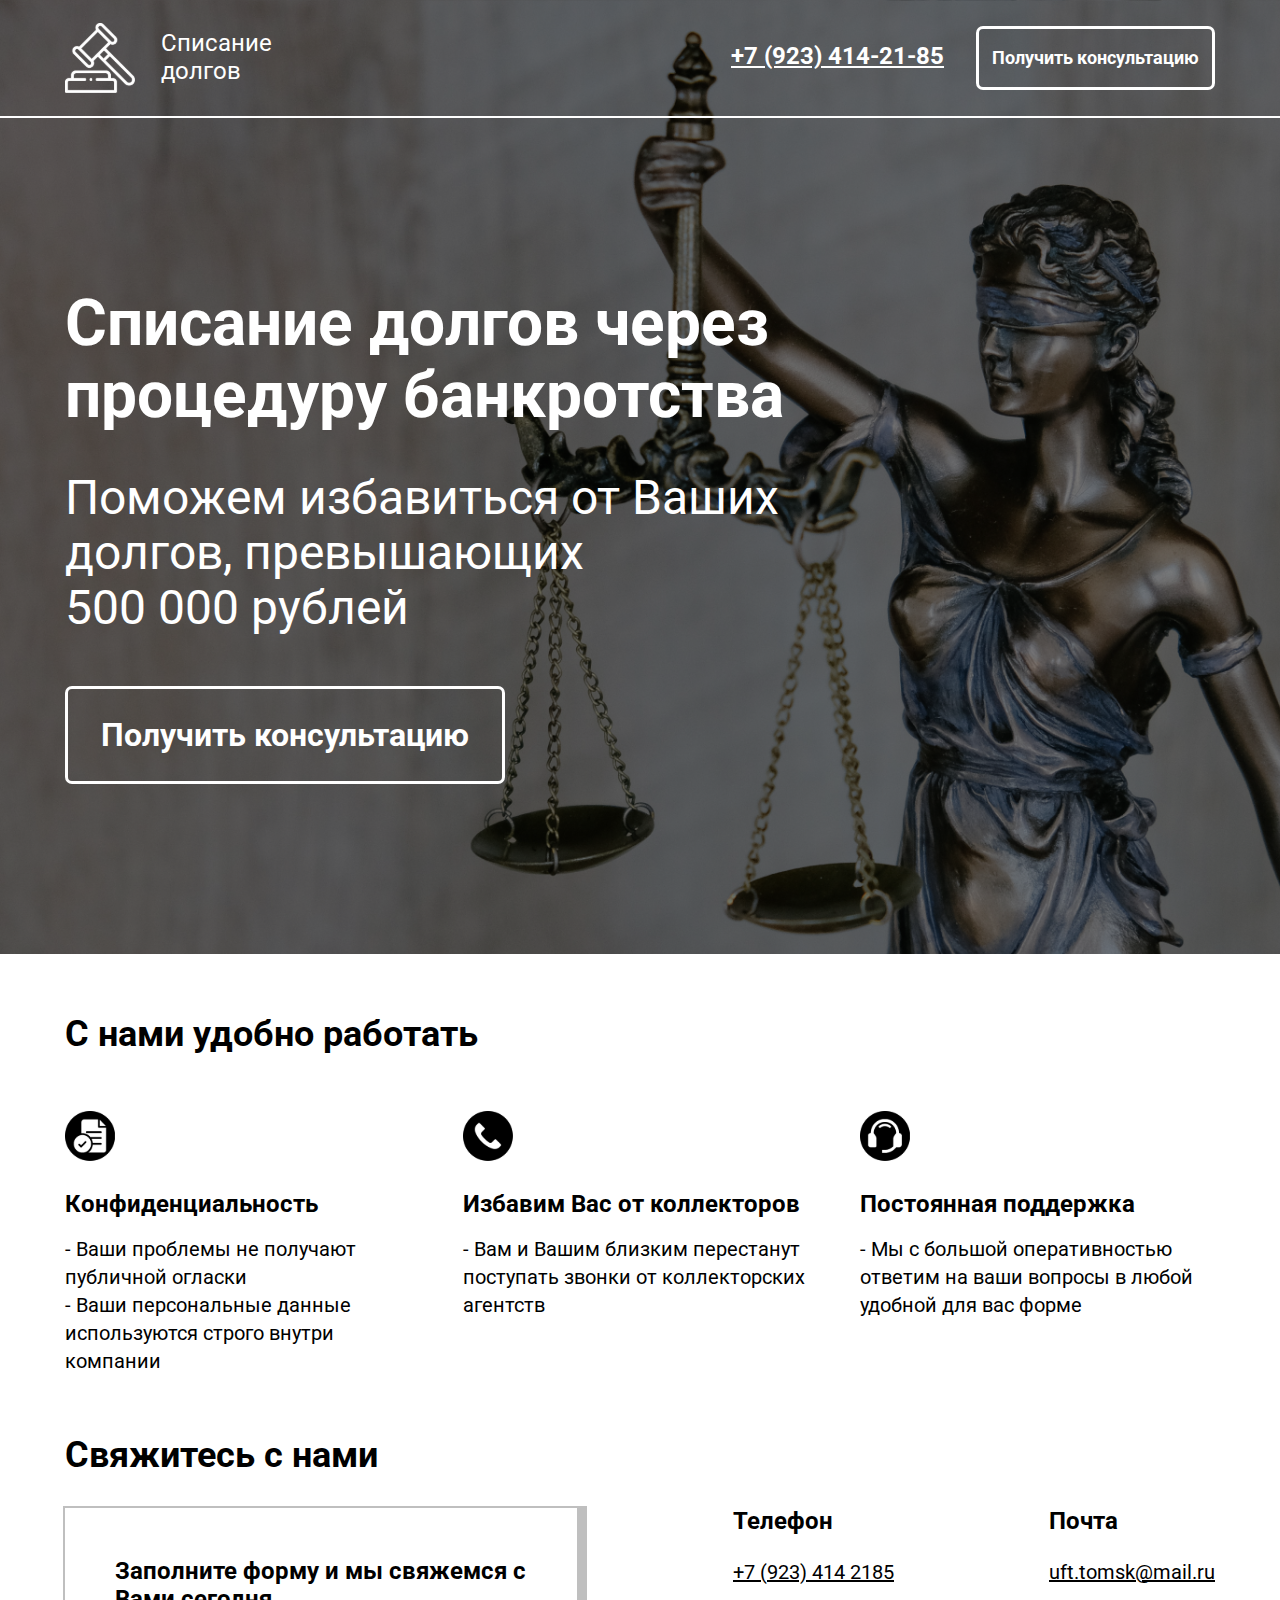
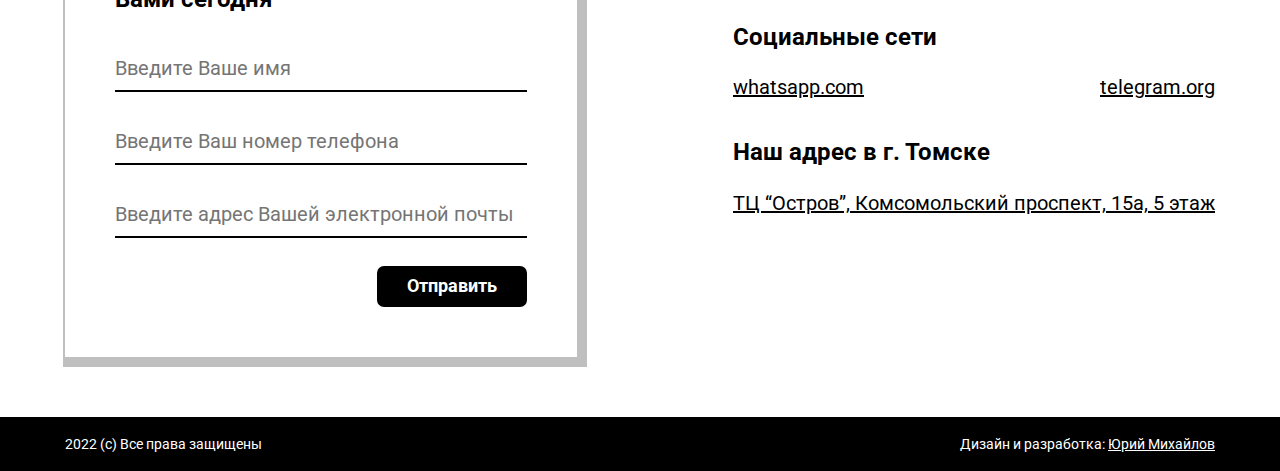
<file: bezdolgov/index.html>
<!DOCTYPE html>
<html lang="ru">
<head>
    <meta charset="UTF-8">
    <meta name="viewport" content="width=device-width, initial-scale=1.0">
    <title>Списание долгов физических лиц</title>
    <link rel="preconnect" href="https://fonts.googleapis.com">
<link rel="preconnect" href="https://fonts.gstatic.com" crossorigin>
<link href="https://fonts.googleapis.com/css2?family=Roboto:wght@400;700&display=swap" rel="stylesheet">
    <link rel="stylesheet" href="./assets/styles/style.css">
    <link rel="apple-touch-icon" sizes="180x180" href="./assets/images/favicon/apple-touch-icon.png">
<link rel="icon" type="image/png" sizes="32x32" href="./assets/images/favicon/favicon-32x32.png">
<link rel="icon" type="image/png" sizes="16x16" href="./assets/images/favicon/favicon-16x16.png">
<link rel="manifest" href="./assets/images/favicon/site.webmanifest">
<link rel="mask-icon" href="/safari-pinned-tab.svg" color="#5bbad5">
<meta name="msapplication-TileColor" content="#da532c">
<meta name="theme-color" content="#ffffff">
        <meta name="description" content="Юридическая помощь, консультации, помощь в признании банкротом и списании долгов более 500 000 рублей">
    <meta name="keywords" content="Томск, банкротство, банкрот, списание, списание долгов, списание долгов Томск, банкротство Томск, списание долгов в Томске, банкротство в Томске, юридическая помощь, Павел Цыпкин, консультации, юридические консультации, долг 500 000 рублей, 500 000 рублей">

    <!-- Контролирует поведение поисковых систем при индексации страницы -->
    <meta name="robots" content="index,follow,noodp"><!-- Все поисковые системы -->
    <meta name="googlebot" content="index,follow"><!-- Указание отдельно для Google -->

    <!-- Позволяет указать Google не показывать в поисковой выдаче поле для поиска по сайту -->
    <meta name="google" content="nositelinkssearchbox">
    <!-- Позволяет указать Google не предлагать перевести эту страницу -->
    <meta name="google" content="notranslate"><!-- Подтверждает авторство страницы в Google Search Console -->
    <meta name="google-site-verification" content="verification_token">
    <!-- Тег указания ПО, которое сгенерировало эту страницу -->
    <meta name="generator" content="program"><!-- Короткое описание тематики вашего сайта -->
    <meta name="subject" content="Юридическая помощь, консультации, помощь в признании банкротом и списании долгов более 500 000 рублей"><!-- open graph Facebook-->
    <meta content="Заголовок">
    <meta content="website">
    <!-- Twitter -->
    <meta name="twitter:card" content="summary_large_image">
    <meta name="twitter:site" content="@ник_компании_в_твиттере">
    <meta name="twitter:title" content="Заголовок">
    <meta name="twitter:description" content="@@description">
    <meta name="twitter:creator" content="@ник_в_твиттере">

    <!-- картинка не меньше 280х150, не более 1Мб -->
    <meta name="twitter:image" content="http://localhost.my/img/tw_cover.jpg">
    <!-- G+ / Pinterest -->
    <meta content="Заголовок">
    <meta content="@@description">
    <meta content="http://localhost.my/img/g_cover.jpg">
    <!-- Chrome, Firefox OS and Opera -->
    <meta name="theme-color" content="#fafafa">

    <!-- Windows Phone -->
    <meta name="msapplication-navbutton-color" content="#fafafa">

    <!-- iOS Safari -->
    <meta name="apple-mobile-web-app-capable" content="yes">
    <meta name="apple-mobile-web-app-status-bar-style" content="black-translucent">

    <!-- Яндекс.Браузер -->
    <meta name="viewport" content="ya-title=#4e69a2,ya-dock=fade">
</head>

<body>

    <header class="header" style="background-image: url('./assets/images/header__bg.png')">
    
        <div class="header-top header__top">

            <div class="container header-top-container header-top__container">

                <div class="logo header__logo">
                    <img src="./assets/images/logo.svg" class="logo__image header-logo__image">
                    <span class="logo__text header-logo__text">Списание <br> долгов</span>
                </div>

                <div class="header-links header__links">
                    <a href="+79234142185" class="header__phone-link">+7 (923) 414-21-85</a>
                    <button class="btn btn-trp header-links__btn">Получить консультацию</button>
                </div>

            </div>

        </div>

        <div class="header-content">

            <div class="container header-content-container header-content__container">

                <h1 class="header-content__title header-content__title">
                    Списание долгов через процедуру банкротства
                </h1>

                <h2 class="header-content-subtitle header-content__subtitle">
                    Поможем избавиться от Ваших долгов, превышающих
                    <br>500 000 рублей
                </h2>

                <button class="btn btn-trp header-content__btn">Получить консультацию</button>

            </div>

        </div>

    </header>
    <main>

            <section class="section features">
        <div class="container features__container">

            <h2 class="section__title features__title">С нами удобно работать</h2>

            <ul class="features-list features__list">

                <li class="features-list__item">
                    <img src="./assets/images/file.svg" alt="Списание долгов в Томске" class="features__image">
                    <h3 class="features-list-item__title">Конфиденциальность</h3>
                    <p class="features-list-item__text">
                        - Ваши проблемы не получают публичной огласки
                        <br>
                        - Ваши персональные данные используются строго внутри компании 
                    </p>                    
                </li>

                <li class="features-list__item">
                    <img src="./assets/images/call.svg" alt="Списание долгов в Томске" class="features__image">
                    <h3 class="features-list-item__title">Избавим Вас от коллекторов</h3>
                    <p class="features-list-item__text">
                        - Вам и Вашим близким перестанут поступать звонки от коллекторских агентств
                    </p>                    
                </li>

                <li class="features-list__item">
                    <img src="./assets/images/headset.svg" alt="Списание долгов в Томске" class="features__image">
                    <h3 class="features-list-item__title">Постоянная поддержка</h3>
                    <p class="features-list-item__text">
                        - Мы с большой оперативностью ответим на ваши вопросы в любой удобной для вас форме
                    </p>                    
                </li>

            </ul>

        </div>
    </section>

        <section class="section contacts">
    <div class="container contacts__container">
        
        <h2 class="section__title contacts__title">Свяжитесь с нами</h2>

        <form class="form contacts__form contacts-form" method="POST" action="#">

    <h3 class="contact-form__title">
        Заполните форму и мы свяжемся 
        с Вами сегодня
    </h3>

    <!-- type="tel" нужен для использования селектора и корректной работы маски -->
    <label class="form__label">
        <input type="name" class="input contacts-form__input" data-validate-field="name" name="user_name"
        placeholder="Введите Ваше имя">
    </label>

        <label class="form__label">
            <input type="tel" class="input contacts-form__input" data-validate-field="tel" name="user_tel"
            placeholder="Введите Ваш номер телефона">
        </label>

        <label class="form__label">
            <input type="email" class="input contacts-form__input" data-validate-field="email" name="user_mail"
            placeholder="Введите адрес Вашей электронной почты">
        </label>

    <button type="submit" class="btn btn-dark contacts-form__btn">Отправить</button>
</form>

        <div class="contacts__content contacts-content">

            <ul class="contacts-list contacts__list">

                <li class="contacts-list__item">
                    <h3 class="contacts-list__title">Телефон</h3>
                    <a href="tel:+79234142185" class="contacts-list__link">+7 (923) 414 2185</a>
                </li>

                <li class="contacts-list__item">
                    <h3 class="contacts-list__title">Почта</h3>
                    <a href="mailto:uft.tomsk@mail.ru" class="contacts-list__link">uft.tomsk@mail.ru</a>
                </li>

            </ul>

            <h3 class="contacts-list__title">Социальные сети</h3>

            <ul class="contacts-list contacts__list">

                <li class="contacts-list__item">
                    <a href="#" class="contacts-list__link">whatsapp.com</a>
                </li>

                <li class="contacts-list__item">
                    <a href="#" class="contacts-list__link">telegram.org</a>
                </li>

            </ul>

            <ul class="contacts-list contacts__list">

                <li class="contacts-list__item">
                    <h3 class="contacts-list__title">Наш адрес в г. Томске</h3>
                    <a href="https://yandex.ru/maps/-/CCUZaHbp3A" class="contacts-list__link">ТЦ “Остров”, Комсомольский проспект, 15а, 5 этаж</a>
                </li>

            </ul>

        </div>

    </div>
</section>

        
    </main>

    <footer class="footer">
        
        <div class="container footer__container">

            <span class="footer__text">2022 (с) Все права защищены</span>

            <span class="footer__text">Дизайн и разработка: <a href="#" class="footer__link">Юрий Михайлов</a> </span>

        </div>

    </footer>
    <script src="./assets/javascript/main.js"></script>
</body>

</html>
</file>
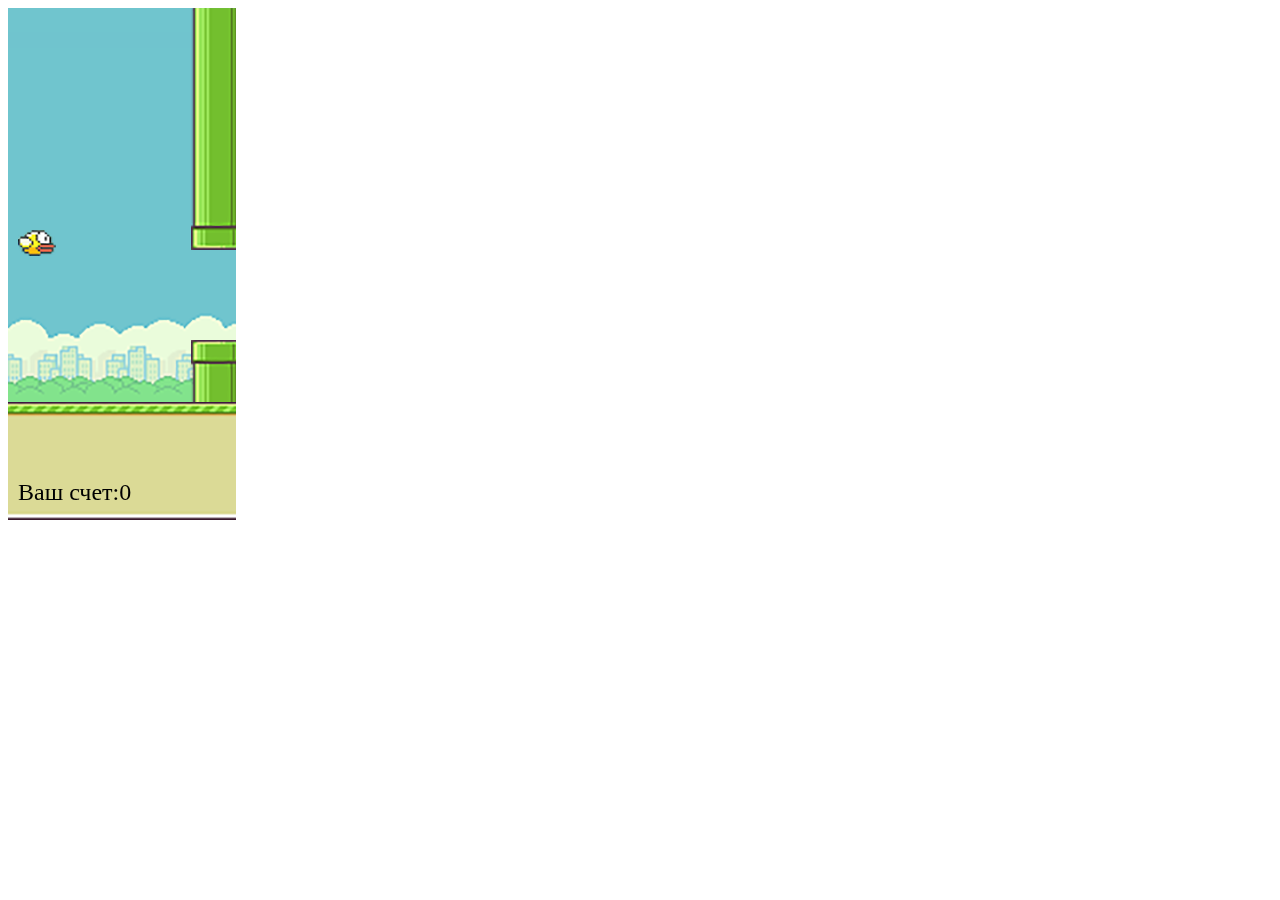
<file: Flappy-Bird/index.html>
<!DOCTYPE html>
<html lang="ru">
<head>
    <meta charset="UTF-8">
    <meta name="viewport" content="width=device-width, initial-scale=1.0">
    <title>Document</title>
</head>
<body>
    <canvas id="gameArea" width="228" height="512"></canvas>
    <script src="js/script.js"></script>
</body>
</html>
</file>
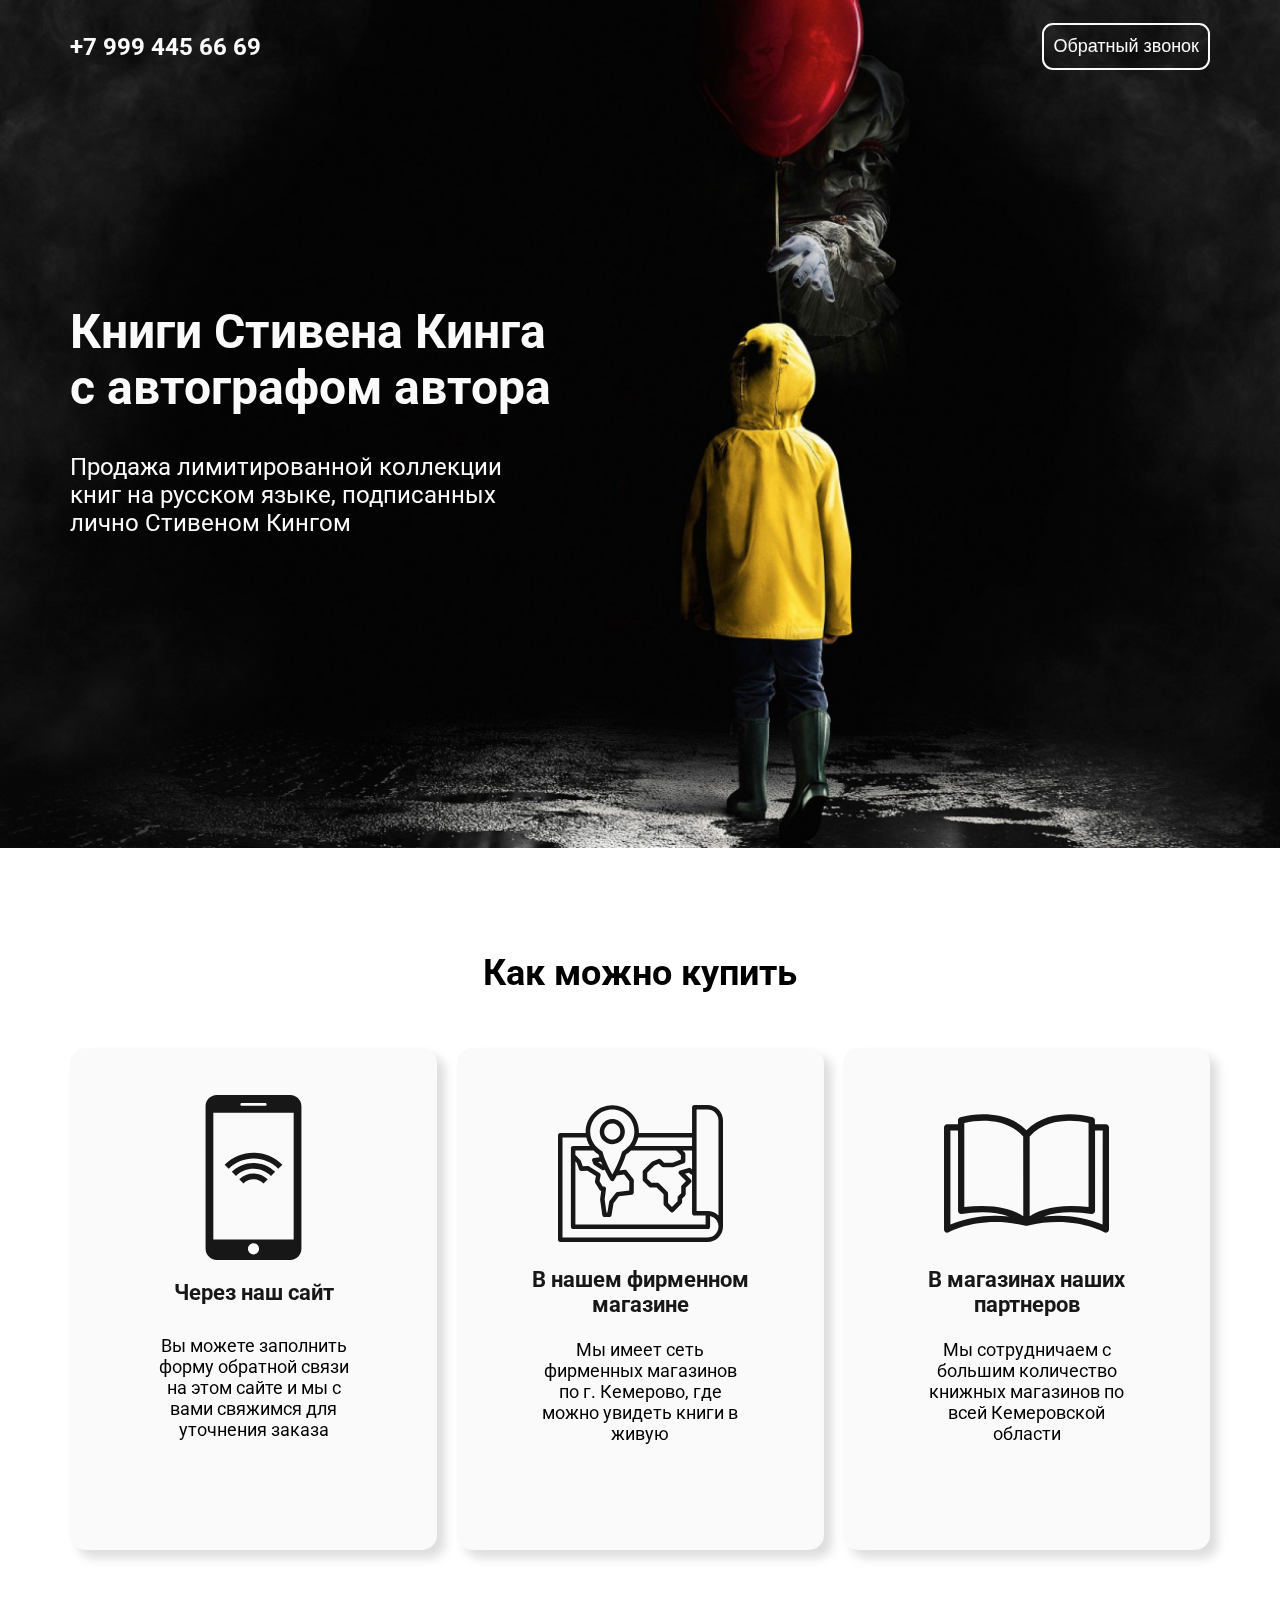
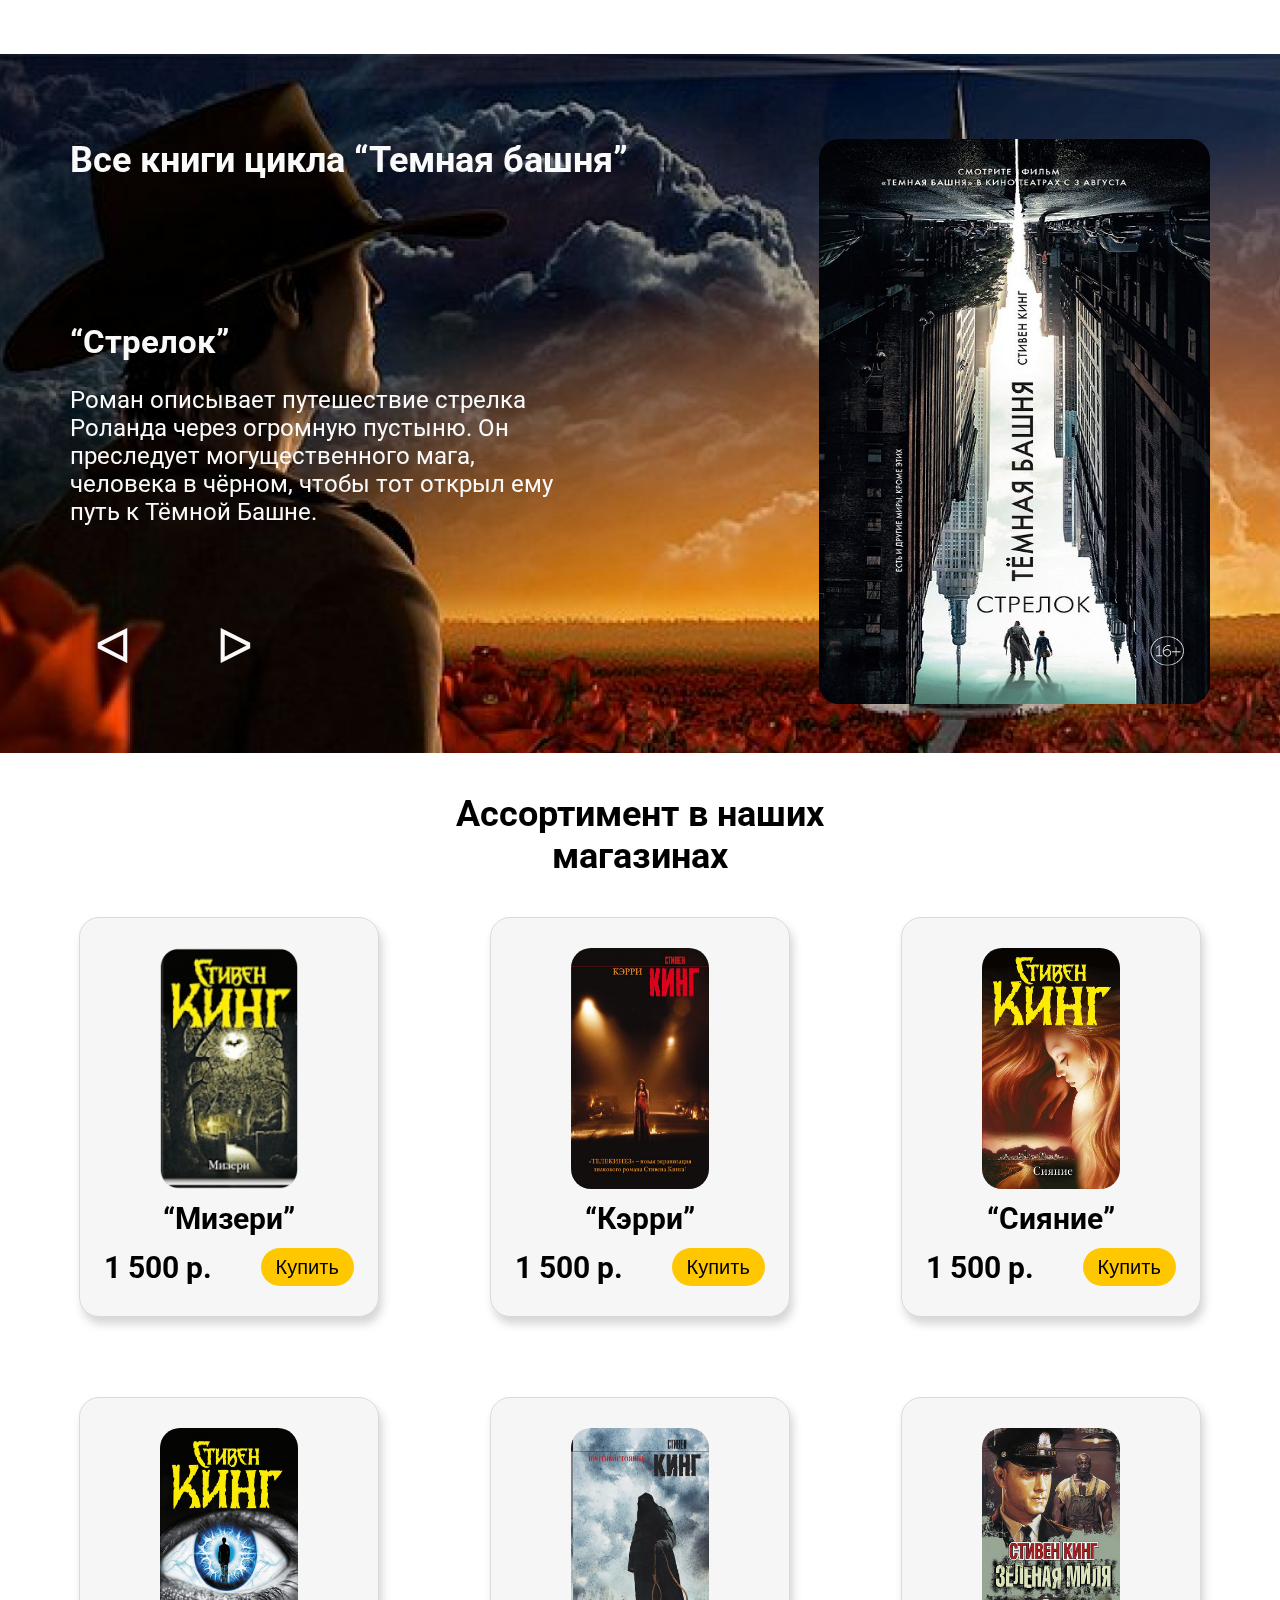
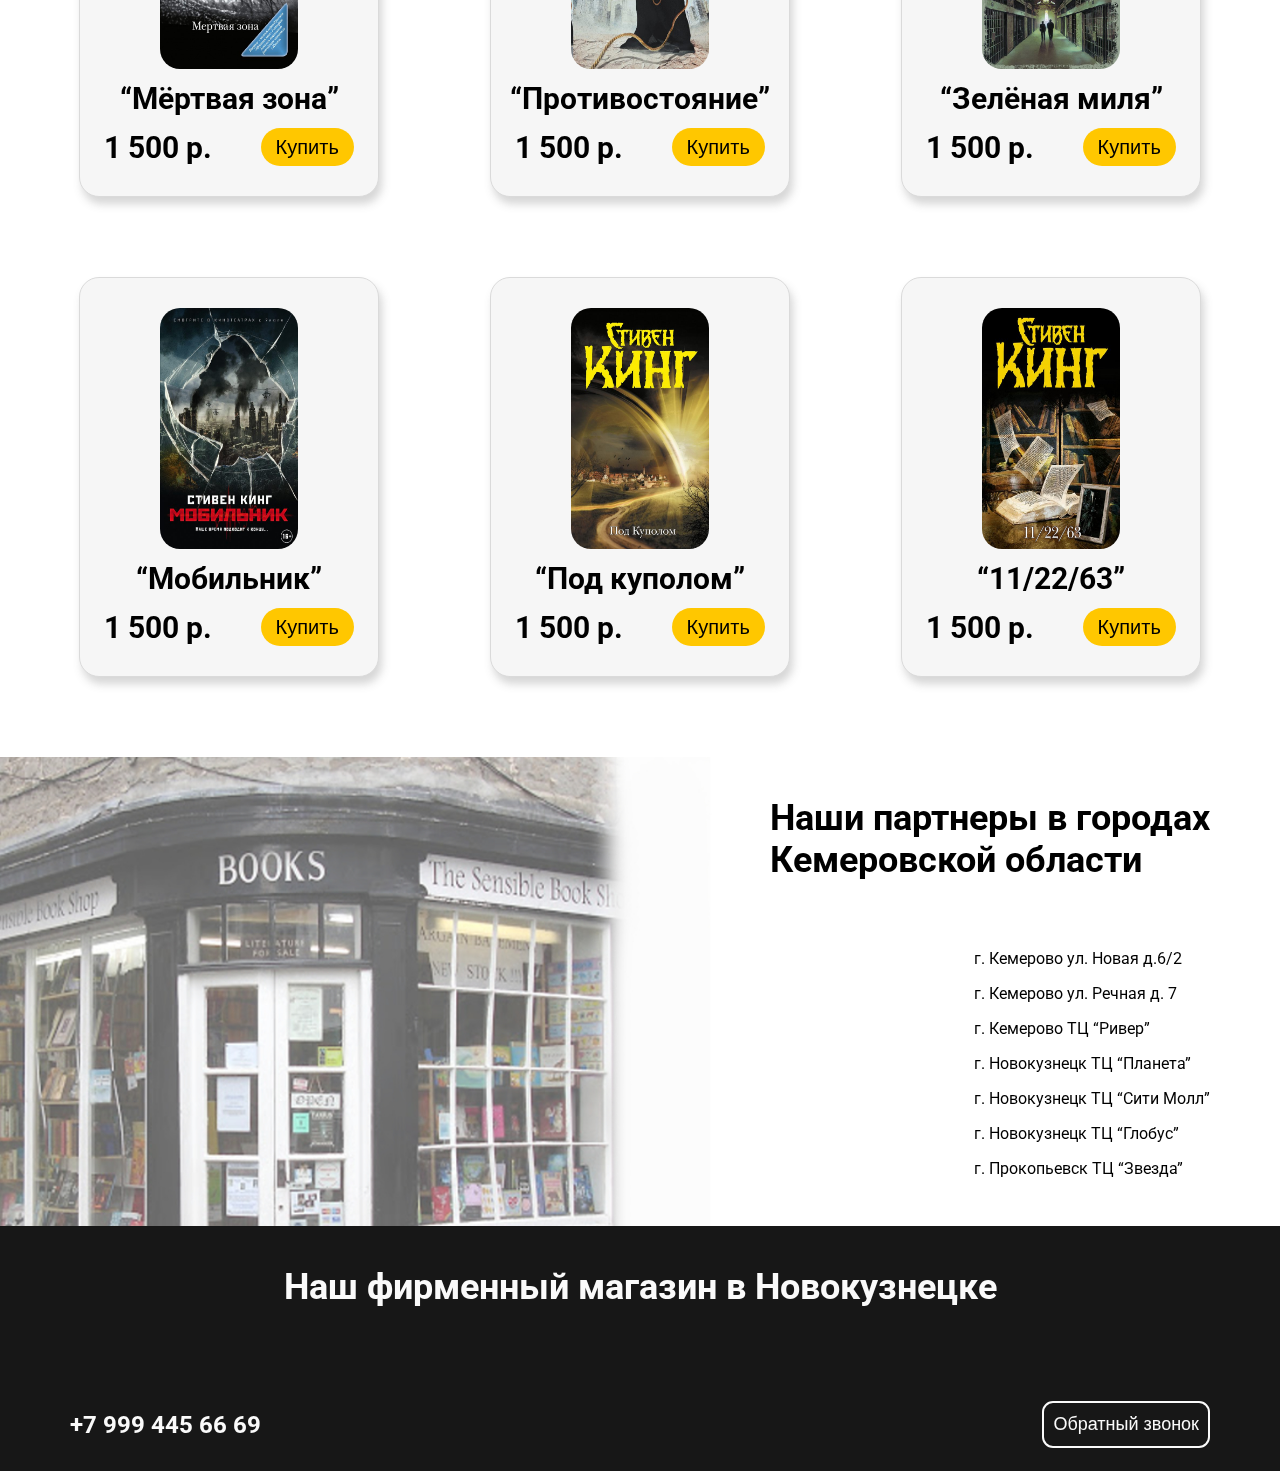
<file: Shop/index.html>
<!DOCTYPE html>
<html lang="ru">

<head>
    <meta charset="UTF-8">
    <meta name="viewport" content="width=device-width, initial-scale=1.0">
    <link rel="icon" type="icon/svg" href="img/study.svg">
    <link href="https://fonts.googleapis.com/css2?family=Roboto:wght@400;700&display=swap" rel="stylesheet">
    <!-- <link rel="stylesheet" href="css/animate.min.css"> -->
    <link rel="stylesheet" href="main.min.css">
    <title>KingBook - книжный магазин</title>
</head>

<body>
    <header class="header">
        <div class="container">
            <div class="header-contact">
                <a href="tel: 89994456669" class="header-contact__phone">+7 999 445 66 69</a>
                <button class="header-contact__btn" data-btn="form">Обратный звонок</button>
            </div>
            <div class="header-content">
                <h1 class="header__title">Книги Стивена Кинга с автографом автора</h1>
                <p class="header__subtitle">Продажа лимитированной коллекции книг на русском языке, подписанных лично
                    Стивеном Кингом</p>
            </div>
        </div>
    </header>
    <section class="about">
        <div class="container">
            <h2 class="section-title">Как можно купить</h2>
            <div class="cards">
                <div class="card">
                    <img src="img/icon_1.svg" alt="Card Icon" class="card-img"><span class="card-title">Через наш
                        сайт</span>
                    <p class="card-text">Вы можете заполнить форму обратной связи на этом сайте и мы с вами свяжимся для
                        уточнения заказа</p>
                </div>
                <div class="card">
                    <img src="img/icon_2.svg" alt="Card Icon" class="card-img"><span class="card-title">В нашем
                        фирменном магазине
                    </span>
                    <p class="card-text">Мы имеет сеть фирменных магазинов по г. Кемерово, где можно увидеть книги в
                        живую</p>
                </div>
                <div class="card">
                    <img src="img/icon_3.svg" alt="Card Icon" class="card-img"><span class="card-title">В магазинах
                        наших партнеров</span>
                    <p class="card-text">Мы сотрудничаем с большим количество книжных магазинов по всей Кемеровской
                        области</p>
                </div>
            </div>
        </div>
    </section>
    <section class="popular">
        <div class="container">
            <h2 class="section-title popular-title">Все книги цикла “Темная башня”</h2>
            <div class="slider">
                <div class="slider-items">
                    <div class="slider-item">
                        <div class="slider-item-text">
                            <span class="slider-item__title">“Стрелок”</span>
                            <p class="slider-item__text">Роман описывает путешествие стрелка Роланда через огромную
                                пустыню.
                                Он преследует могущественного мага, человека в чёрном, чтобы тот открыл ему путь к
                                Тёмной
                                Башне.</p>
                        </div>
                        <div class="slider-item-img"><img src="img/slider/1.jpg" class="slider-item__img"></div>
                    </div>
                    <div class="slider-item">
                        <div class="slider-item-text">
                            <span class="slider-item__title">"Извлечение троих"</span>
                            <p class="slider-item__text">Роман состоит из трех частей: «Узник», «Госпожа Теней» и
                                «Толкач»,
                                — с прологом «Моряк» и аналогичной эпилогу главой «Последняя перетасовка». Повествование
                                в
                                романе линейно с экскурсами в прошлое.</p>
                        </div>
                        <div class="slider-item-img"><img src="img/slider/2.jpg" alt="" class="slider-item__img"></div>
                    </div>
                    <div class="slider-item">
                        <div class="slider-item-text">
                            <span class="slider-item__title">"Бесплодные земли"</span>
                            <p class="slider-item__text">
                                Книга начинается через семь недель после событий, описанных в «Извлечение троих». За это
                                время Сюзанна становится женой Эдди. Роланд и его ка-тет удалились от Западного Моря и
                                углубились в лес Внешнего Мира.
                            </p>
                        </div>
                        <div class="slider-item-img"><img src="img/slider/3.jpg" class="slider-item__img"></div>
                    </div>
                    <div class="slider-item">
                        <div class="slider-item-text">
                            <span class="slider-item__title">"Колдун и кристалл"</span>
                            <p class="slider-item__text">
                                Начало четвертой книги дублирует окончание «Бесплодных земель», сцену заключения
                                договоренности с Блейном Моно. Ка-тету Роланда предстоит соревнование в загадках с
                                искусственным интеллектом Блейна.
                            </p>
                        </div>
                        <div class="slider-item-img"><img src="img/slider/4.jpg" class="slider-item__img"></div>
                    </div>
                    <div class="slider-item">
                        <div class="slider-item-text">
                            <span class="slider-item__title">"Волки Кальи"</span>
                            <p class="slider-item__text">
                                Сюзанна беременна, но совсем не обычным ребёнком, и вновь в её разуме ведется
                                ожесточенная борьба за тело. Не всё в порядке и у Роланда: сухой скрут (артрит) начинает
                                пожирать его суставы. Тем временем на Нью-Йоркском уровне Башни ведется охота за
                                пустырём с розой.
                            </p>
                        </div>
                        <div class="slider-item-img"><img src="img/slider/5.jpg" class="slider-item__img"></div>
                    </div>
                    <div class="slider-item">
                        <div class="slider-item-text">
                            <span class="slider-item__title">"Песнь Сюзанны"</span>
                            <p class="slider-item__text">Странствие Роланда Дискейна и его друзей близится к завершению…
                                Но теперь на пути катета последних стрелков возникает новое препятствие. Бесследно
                                исчезла Сюзанна, носящая в себе дитя-демона – будущего великого стрелка, которому силы
                                Тьмы предрекли жребий убийцы Роланда.</p>
                        </div>
                        <div class="slider-item-img"><img src="img/slider/6.jpg" class="slider-item__img"></div>
                    </div>
                    <div class="slider-item">
                        <div class="slider-item-text">
                            <span class="slider-item__title">"Темная Башня"</span>
                            <p class="slider-item__text">Наступают последние дни странствия Роланда Дискейна и его
                                друзей. Темная Башня – все ближе… Но теперь последним из стрелков угрожает новая
                                опасность. Дитя-демон Мордред, которому силы Тьмы предрекли жребий убийцы Роланда, вырос
                                – и готов выполнить свою миссию</p>
                        </div>
                        <div class="slider-item-img"><img src="img/slider/7.jpg" class="slider-item__img"></div>
                    </div>
                </div>
                <div class="slider-control">
                    <span id="prevSlide" class="slider-control__item left">ᐊ</span>
                    <span id="nextSlide" class="slider-control__item right">ᐅ</span>
                </div>
            </div>
        </div>
    </section>
    <section class="goods">
        <h2 class="section-title">Ассортимент в наших <br> магазинах</h2>
        <div class="container">
            <div class="goods-cards">
                <!-- <div class="good-card">
                    <img src="img/books/1.png" class="good-card__img">
                    <span class="good-card__title">“Мизери”</span>
                    <div class="good-card__footer">
                        <span class="good-card-price">1500 р.</span>
                        <button class="good-card__btn">Купить</button>
                    </div>
                </div> -->
            </div>
        </div>
    </section>
    <section class="shops">
        <div class="container">
            <h2 class="section-title">Наши партнеры в городах <br> Кемеровской области</h2>
            <div class="shop">
                <ul class="shops-list">
                    <li class="shops-list__item">г. Кемерово ул. Новая д.6/2</li>
                    <li class="shops-list__item">г. Кемерово ул. Речная д. 7</li>
                    <li class="shops-list__item">г. Кемерово ТЦ “Ривер”</li>
                    <li class="shops-list__item">г. Новокузнецк ТЦ “Планета”</li>
                    <li class="shops-list__item">г. Новокузнецк ТЦ “Сити Молл”</li>
                    <li class="shops-list__item">г. Новокузнецк ТЦ “Глобус”</li>
                    <li class="shops-list__item">г. Прокопьевск ТЦ “Звездa”</li>
                </ul>
            </div>
        </div>
    </section>
    <section class="map">
        <h2 class="section-title">Наш фирменный магазин в Новокузнецке</h2>
            <script type="text/javascript" charset="utf-8" async src="https://api-maps.yandex.ru/services/constructor/1.0/js/?um=constructor%3A58ef3e15d3643d2acd06da7d611f30c25267e0b7a9f82256202720311c89dc92&amp;width=100%&amp;height=650px&amp;lang=ru_RU&amp;scroll=true"></script>
    </section>
    <footer class="footer">
        <div class="container">
            <div class="footer-contact">
                <a href="tel: 89994456669" class="header-contact__phone">+7 999 445 66 69</a>
            <button class="header-contact__btn" data-btn="form">Обратный звонок</button>
            </div>
        </div>
    </footer>
    <script src="js/base.js"></script>
    <script src="plugins/modal.js"></script>
    <script src="js/slider.js"></script>
    <script src="js/index.js"></script>
</body>

</html>
</file>
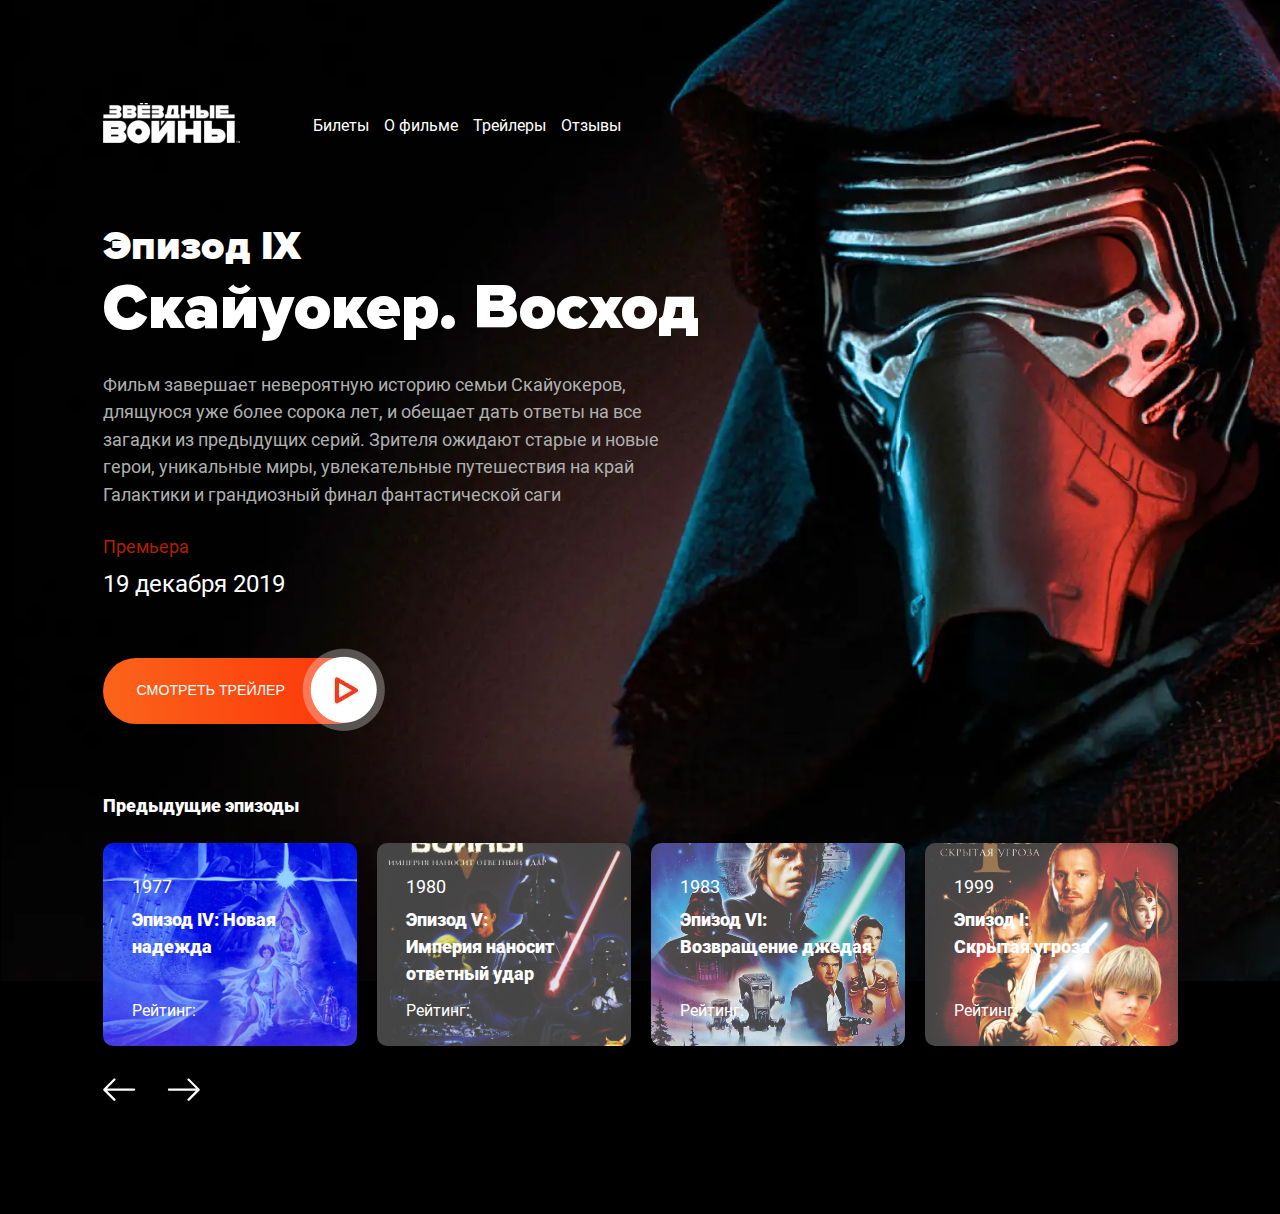
<file: star-wars/index.html>
<!DOCTYPE html><html lang="ru"><head>  <meta charset="UTF-8">  <meta name="viewport" content="width=device-width, initial-scale=1.0">  <link rel="stylesheet" href="./assets/css/style.min.css">  <title>Звездные войны. Скайуокер. Восход</title>  <link rel="apple-touch-icon" sizes="120x120" href="/assets/img/apple-touch-icon.png"><link rel="icon" type="image/png" sizes="32x32" href="/assets/img/favicon-32x32.png"><link rel="icon" type="image/png" sizes="16x16" href="/assets/img/favicon-16x16.png"><link rel="mask-icon" href="/assets/img/safari-pinned-tab.svg" color="#000000"><meta name="msapplication-TileColor" content="#b91d47"><meta name="theme-color" content="#000000"></head><body>  <div class="wrapper">    <div class="container">      <header class="header">  <div class="header-logo">    <picture><source srcset="./assets/img/logo.webp" type="image/webp"><img src="./assets/img/logo.png" alt="Звездные войны"></picture>  </div>  <nav>    <ul class="nav-links">      <li class="nav__item"><a href="#" class="nav-link">Билеты</a></li>      <li class="nav__item"><a href="#" class="nav-link">О фильме</a></li>      <li class="nav__item"><a href="#" class="nav-link">Трейлеры</a></li>      <li class="nav__item"><a href="#" class="nav-link">Отзывы</a></li>    </ul>  </nav>  <div class="toggle">    <div class="line"></div>    <div class="line"></div>    <div class="line"></div>  </div></header>      <main>        <h1 class="main-title">Эпизод IX<br> <strong>Скайуокер. Восход</strong> </h1>        <p class="main-description">          Фильм завершает невероятную историю семьи Скайуокеров, длящуюся уже более сорока лет, и обещает дать ответы на          все загадки из предыдущих серий. Зрителя ожидают старые и новые герои, уникальные миры, увлекательные          путешествия на край Галактики и грандиозный финал фантастической саги        </p>        <div class="main-date">          <span class="main-date__title">Премьера</span>          <span class="main-date__subtitle">19 декабря 2019</span>        </div>        <button class="trailer-btn" data-link="https://www.youtube.com/watch?v=HfnINdtw_8E">          <span class="trailer__btn">Смотреть трейлер</span>          <picture><source srcset="./assets/img/play-icon.webp" type="image/webp"><img src="./assets/img/play-icon.png"></picture>        </button>      </main>      <footer class="films">  <h2 class="films__title">Предыдущие эпизоды</h2>  <div class="slider-wrapper">    <div class="slider">      <div class="slider__item active" style="background-image: url(./assets/img/poster-1.jpg);"        data-link="https://www.youtube.com/watch?v=0jwLC_NNdtc">        <span class="film-year">1977</span>        <h3 class="film-name">Эпизод IV: Новая надежда</h3>        <div class="film-rating">          <span class="rating-text">Рейтинг:</span>          <span class="rating-icons"></span>        </div>      </div>      <div class="slider__item" style="background-image: url(./assets/img/poster-2.jpg);"        data-link="https://www.youtube.com/watch?v=5V28WMnrc6M">        <span class="film-year">1980</span>        <h3 class="film-name">Эпизод V: <br> Империя наносит ответный удар</h3>        <div class="film-rating">          <span class="rating-text">Рейтинг:</span>          <span class="rating-icons"></span>        </div>      </div>      <div class="slider__item" style="background-image: url(./assets/img/poster-3.jpg);"        data-link="https://www.youtube.com/watch?v=_6JIlhGQvR8">        <span class="film-year">1983</span>        <h3 class="film-name">Эпизод VI: Возвращение джедая</h3>        <div class="film-rating">          <span class="rating-text">Рейтинг:</span>          <span class="rating-icons"></span>        </div>      </div>      <div class="slider__item" style="background-image: url(./assets/img/poster-4.jpg);"        data-link="https://www.youtube.com/watch?v=1pLYot-LZJY">        <span class="film-year">1999</span>        <h3 class="film-name">Эпизод I:<br>Скрытая угроза</h3>        <div class="film-rating">          <span class="rating-text">Рейтинг:</span>          <span class="rating-icons"></span>        </div>      </div>      <div class="slider__item" style="background-image: url(./assets/img/poster-5.jpg);"        data-link="https://www.youtube.com/watch?v=77F1ASZn9dc">        <span class="film-year">2002</span>        <h3 class="film-name"> Эпизод II:<br> Атака клонов</h3>        <div class="film-rating">          <span class="rating-text">Рейтинг:</span>          <span class="rating-icons"></span>        </div>      </div>      <div class="slider__item" style="background-image: url(./assets/img/poster-6.jpg);"        data-link="https://www.youtube.com/watch?v=rqEDvwEPBl4">        <span class="film-year">2005</span>        <h3 class="film-name">Эпизод III:<br> Месть Ситхов</h3>        <div class="film-rating">          <span class="rating-text">Рейтинг:</span>          <span class="rating-icons"></span>        </div>      </div>      <div class="slider__item" style="background-image: url(./assets/img/poster-7.jpg);"        data-link="https://www.youtube.com/watch?v=i0d1sAgTWcY">        <span class="film-year">2015</span>        <h3 class="film-name">Эпизод VII:<br> Пробуждение силы</h3>        <div class="film-rating">          <span class="rating-text">Рейтинг:</span>          <span class="rating-icons"></span>        </div>      </div>      <div class="slider__item" style="background-image: url(./assets/img/poster-8.jpg);"        data-link="https://www.youtube.com/watch?v=7ppovUkaRh8">        <span class="film-year">2017</span>        <h3 class="film-name">Эпизод VIII:<br> Последние джедаи</h3>        <div class="film-rating">          <span class="rating-text">Рейтинг:</span>          <span class="rating-icons"></span>        </div>      </div>    </div>    <div class="slider-control">      <button class="control-btn" id="prevSlideBtn">        <picture><source srcset="./assets/img/left-arrow.webp" type="image/webp"><img src="./assets/img/left-arrow.png" alt="Предыдущий слайд"></picture>      </button>      <button class="control-btn" id="nextSlideBtn">        <picture><source srcset="./assets/img/right-arrow.webp" type="image/webp"><img src="./assets/img/right-arrow.png" alt="Следующий слайд"></picture>      </button>    </div>  </div></footer>    </div>  </div>  <script src="./assets/js/index.bundle.js"></script></body></html>
</file>
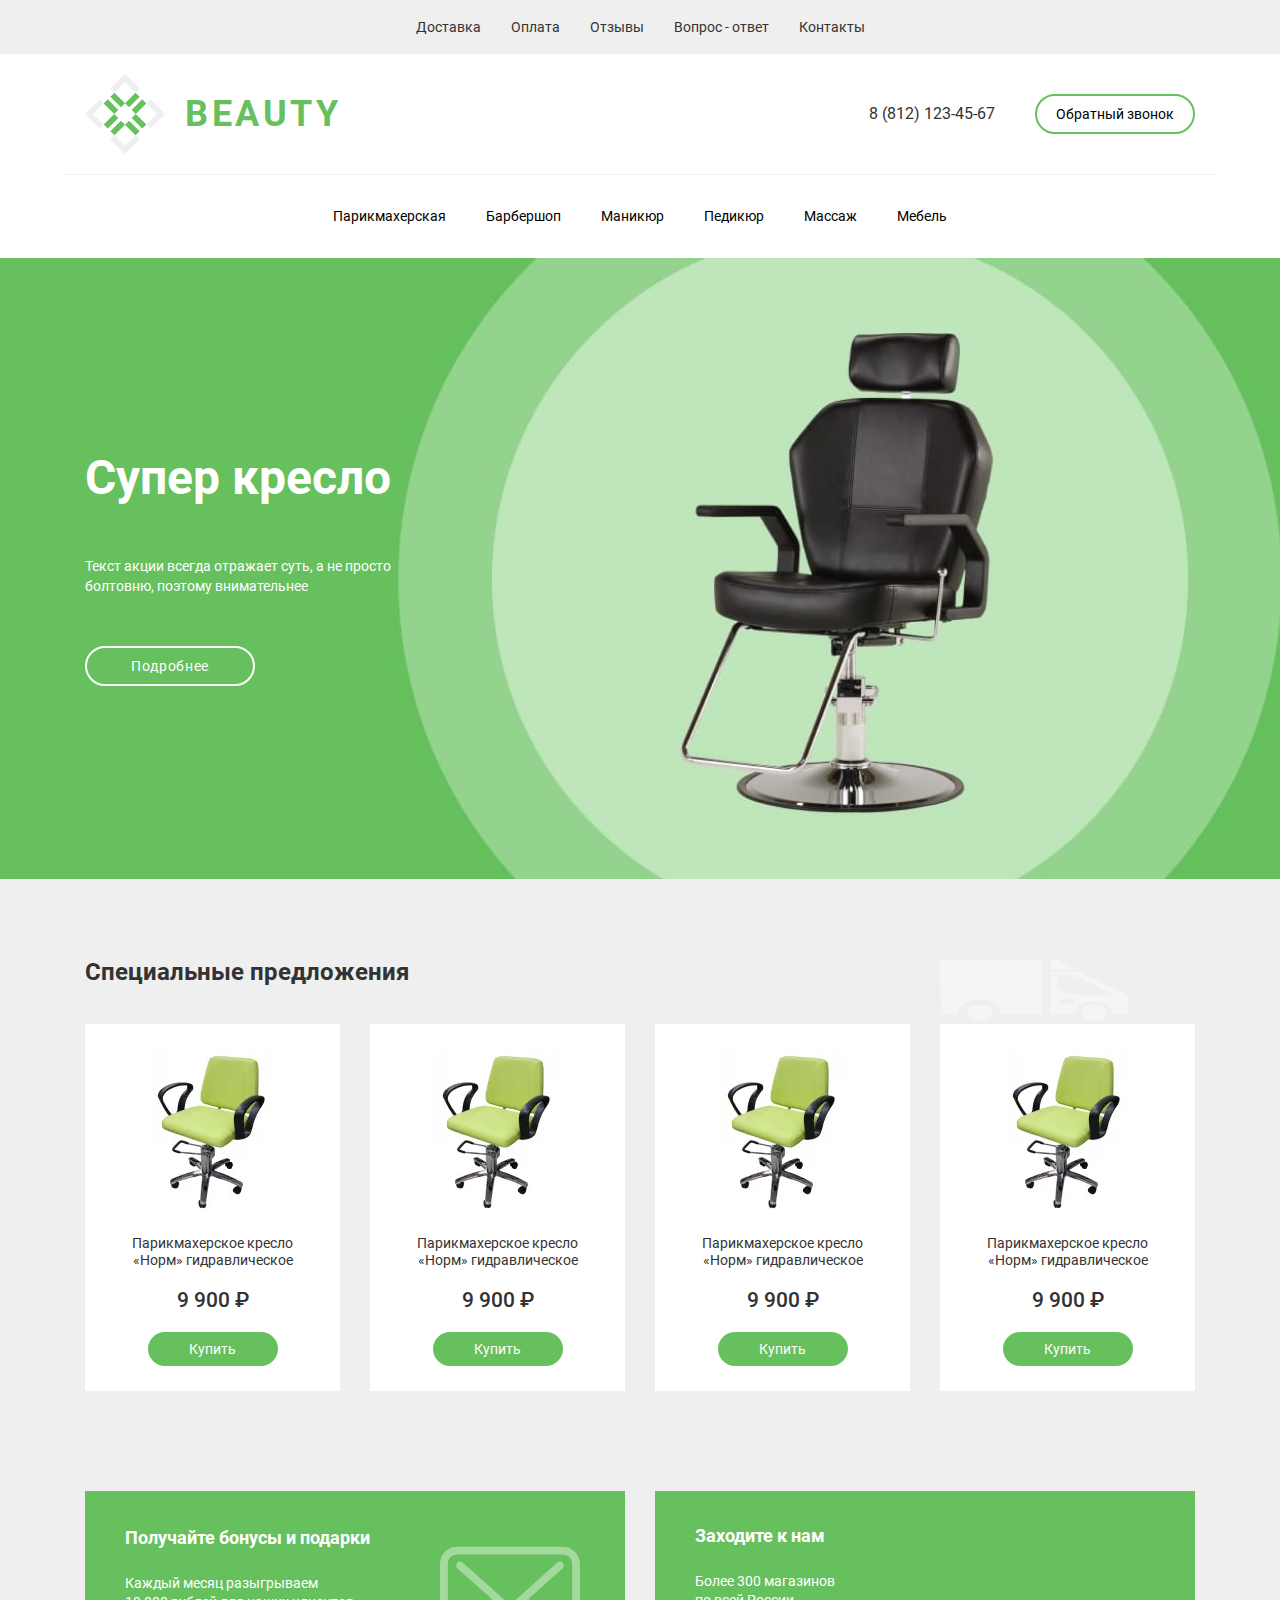
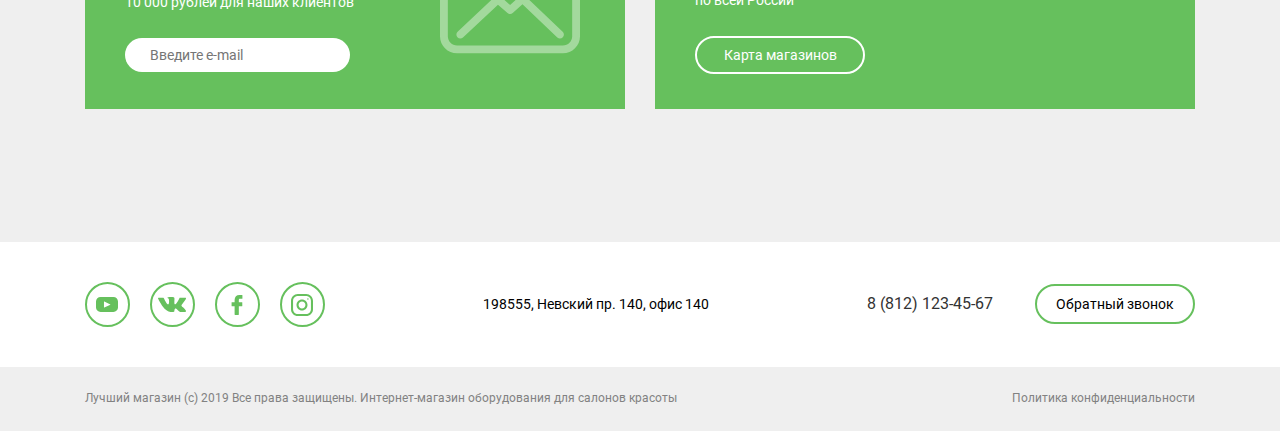
<file: tp-verstak/index.html>
<!DOCTYPE html><html lang="ru"><head>  <meta charset="UTF-8">  <meta name="viewport" content="width=device-width, initial-scale=1.0">  <title>Главная</title>  <link rel="stylesheet" href="assets/styles/style.min.css">  </head><body>  <header class="header">  <nav class="navbar-top navbar">    <ul class="navbar-links">      <li class="navbar__item navbar-top__item"><a href="#" class="navbar__link">Доставка</a></li>      <li class="navbar__item navbar-top__item"><a href="#" class="navbar__link">Оплата</a></li>      <li class="navbar__item navbar-top__item"><a href="#" class="navbar__link">Отзывы</a></li>      <li class="navbar__item navbar-top__item"><a href="#" class="navbar__link">Вопрос - ответ</a></li>      <li class="navbar__item navbar-top__item"><a href="#" class="navbar__link">Контакты</a></li>    </ul>  </nav>  <div class="header__wrapper">    <div class="container header__container">      <a class="logo" href="/">        <picture><source srcset="./assets/images/icons/logo.svg" type="image/webp"><img src="./assets/images/icons/logo.svg" alt="BEAUTY" class="logo__icon"></picture>        <span class="logo__text">BEAUTY</span>      </a>      <a href="tel:8(812)1234567" class="phone">8 (812) 123-45-67</a>      <button class="header__btn btn">Обратный звонок</button>    </div>    <nav class="navbar-bottom navbar">      <ul class="navbar-links">        <li class="navbar__item navbar-bottom__item"><a href="#" class="navbar__link">Парикмахерская</a></li>        <li class="navbar__item navbar-bottom__item"><a href="#" class="navbar__link">Барбершоп</a></li>        <li class="navbar__item navbar-bottom__item"><a href="#" class="navbar__link">Маникюр</a></li>        <li class="navbar__item navbar-bottom__item"><a href="#" class="navbar__link">Педикюр</a></li>        <li class="navbar__item navbar-bottom__item"><a href="#" class="navbar__link">Массаж</a></li>        <li class="navbar__item navbar-bottom__item"><a href="#" class="navbar__link">Мебель</a></li>      </ul>    </nav>  </div></header>  <main>    <section class="hero" style="background-image: url(./assets/images/hero-bg.jpg);">  <div class="container">    <h1 class="hero__title">Супер кресло</h1>    <p class="hero__subtitle">Текст акции всегда отражает суть, а не просто      болтовню, поэтому внимательнее</p>    <button class="btn hero__btn">Подробнее</button>  </div></section>    <section class="special">  <div class="container special__container">    <h2 class="special__title grid-item">Специальные предложения</h2>    <picture><source srcset="./assets/images/icons/car.svg" type="image/webp"><img src="./assets/images/icons/car.svg" alt="" class="special__img"></picture>    <div class="special__card card grid-item">      <picture><source srcset="./assets/images/card.webp" type="image/webp"><img src="./assets/images/card.png" alt="Кресло" class="card__image"></picture>      <p class="card__subtitle">Парикмахерское кресло «Норм» гидравлическое</p>      <h3 class="card__title">9 900 ₽ </h3>      <a href="#" class="card__link">Купить</a>    </div>    <div class="special__card card grid-item">      <picture><source srcset="./assets/images/card.webp" type="image/webp"><img src="./assets/images/card.png" alt="Кресло" class="card__image"></picture>      <p class="card__subtitle">Парикмахерское кресло «Норм» гидравлическое</p>      <h3 class="card__title">9 900 ₽ </h3>      <a href="#" class="card__link">Купить</a>    </div>    <div class="special__card card grid-item">      <picture><source srcset="./assets/images/card.webp" type="image/webp"><img src="./assets/images/card.png" alt="Кресло" class="card__image"></picture>      <p class="card__subtitle">Парикмахерское кресло «Норм» гидравлическое</p>      <h3 class="card__title">9 900 ₽ </h3>      <a href="#" class="card__link">Купить</a>    </div>    <div class="special__card card grid-item">      <picture><source srcset="./assets/images/card.webp" type="image/webp"><img src="./assets/images/card.png" alt="Кресло" class="card__image"></picture>      <p class="card__subtitle">Парикмахерское кресло «Норм» гидравлическое</p>      <h3 class="card__title">9 900 ₽ </h3>      <a href="#" class="card__link">Купить</a>    </div>    <div class="special__form grid-item special__card-lg">      <form class="special__form-text">        <h3>Получайте бонусы и подарки</h3>        <p>Каждый месяц разыгрываем <br>          10 000 рублей для наших клиентов</p>        <input type="email" placeholder="Введите e-mail">      </form>      <div class="special__form-icon">        <picture><source srcset="./assets/images/icons/mail.svg" type="image/webp"><img src="./assets/images/icons/mail.svg" alt="Mail"></picture>      </div>    </div>    <div class="special__map special__card-lg">      <h3>Заходите к нам</h3>      <p>Более 300 магазинов <br>        по всей России</p>      <a href="#">Карта магазинов</a>    </div>  </div></section>  </main>  <footer class="footer">  <div class="footer__top">    <div class="container">      <ul class="footer-top__socials socials">        <li><a href="#"><picture><source srcset="./assets/images/icons/socials-1.svg" type="image/webp"><img src="./assets/images/icons/socials-1.svg" alt="Иконка"></picture></a></li>        <li><a href="#"><picture><source srcset="./assets/images/icons/socials-2.svg" type="image/webp"><img src="./assets/images/icons/socials-2.svg" alt="Иконка"></picture></a></li>        <li><a href="#"><picture><source srcset="./assets/images/icons/socials-3.svg" type="image/webp"><img src="./assets/images/icons/socials-3.svg" alt="Иконка"></picture></a></li>        <li><a href="#"><picture><source srcset="./assets/images/icons/socials-4.svg" type="image/webp"><img src="./assets/images/icons/socials-4.svg" alt="Иконка"></picture></a></li>      </ul>      <a href="#" class="footer-top__link">198555, Невский пр. 140, офис 140</a>      <div class="footer-top__info">        <a href="tel:8(812)1234567" class="phone">8 (812) 123-45-67</a>        <button class="header__btn btn">Обратный звонок</button>      </div>    </div>  </div>  <div class="footer__bottom">    <div class="container">      <span class="footer-bottom__text">Лучший магазин (с) 2019 Все права защищены. Интернет-магазин оборудования для        салонов красоты</span>      <a href="#" class="footer-bottom__link">Политика конфиденциальности</a>    </div>  </div></footer>  <script src="assets/javascript/index.js"></script></body></html>
</file>
<file: bezdolgov/assets/styles/style.css>
:root{--body-bg:#fff;--body-text-color:#000;--body-font-family:"Roboto",sans-serif;--body-font-size:10px}

/*! normalize.css v8.0.1 | MIT License | github.com/necolas/normalize.css */html{line-height:1.15;-webkit-text-size-adjust:100%}body{margin:0}main{display:block}h1{font-size:2em;margin:.67em 0}hr{box-sizing:content-box;height:0;overflow:visible}pre{font-family:monospace,monospace;font-size:1em}a{background-color:transparent}abbr[title]{border-bottom:none;text-decoration:underline;text-decoration:underline dotted}b,strong{font-weight:bolder}code,kbd,samp{font-family:monospace,monospace;font-size:1em}small{font-size:80%}sub,sup{font-size:75%;line-height:0;position:relative;vertical-align:baseline}sub{bottom:-.25em}sup{top:-.5em}img{border-style:none}button,input,optgroup,select,textarea{font-family:inherit;font-size:100%;line-height:1.15;margin:0}button,input{overflow:visible}button,select{text-transform:none}[type=button],[type=reset],[type=submit],button{-webkit-appearance:button}[type=button]::-moz-focus-inner,[type=reset]::-moz-focus-inner,[type=submit]::-moz-focus-inner,button::-moz-focus-inner{border-style:none;padding:0}[type=button]:-moz-focusring,[type=reset]:-moz-focusring,[type=submit]:-moz-focusring,button:-moz-focusring{outline:1px dotted ButtonText}fieldset{padding:.35em .75em .625em}legend{box-sizing:border-box;color:inherit;display:table;max-width:100%;padding:0;white-space:normal}progress{vertical-align:baseline}textarea{overflow:auto}[type=checkbox],[type=radio]{box-sizing:border-box;padding:0}[type=number]::-webkit-inner-spin-button,[type=number]::-webkit-outer-spin-button{height:auto}[type=search]{-webkit-appearance:textfield;outline-offset:-2px}[type=search]::-webkit-search-decoration{-webkit-appearance:none}::-webkit-file-upload-button{-webkit-appearance:button;font:inherit}details{display:block}summary{display:list-item}[hidden],template{display:none}*{margin:0;padding:0;outline:none}*,:after,:before{box-sizing:border-box}body,html{width:100%;height:100%}body{background-color:var(--body-bg);font-family:var(--body-font-family);font-size:var(--body-font-size);color:var(--body-text-color)}a{text-decoration:underline;color:inherit;cursor:pointer}ul li{list-style:none}button{border:none}.hidden{display:none}.container{padding:0 50px;margin:0 auto;max-width:1250px;width:100%}.btn{color:#fff;font-size:1.8em;font-weight:700;border-radius:7px}.btn-trp{background:transparent;border-color:#fff;cursor:pointer}.btn-dark{background:#000}.section{padding:60px 0;padding-bottom:0}.section__title{font-size:3.6em}.header{color:#fff;background-color:#0000006f;background-blend-mode:multiply;background-size:cover;background-position:50%}.header__phone-link{font-size:2.4em;font-weight:700;margin-right:30px}.header-content__container{padding-top:170px;padding-bottom:170px}.header-content__subtitle{max-width:720px;font-size:4.8em;font-weight:400;margin-bottom:50px}.header-content__title{margin:0;margin-bottom:38px;max-width:800px;width:100%;font-size:6.4em;line-height:72px}.header-content__btn{font-size:3.2em;border:3px solid;padding:28px 33px}.header-links__btn{padding:19px 13px;border:3px solid}.header-logo__text{font-size:2.4em}.header-top{padding:23px 0;border-bottom:2px solid #fff}.header-top__container{justify-content:space-between}.header-top__container,.logo{display:flex;align-items:center}.logo{justify-content:flex-start}.logo__text{margin-left:26px}.features__image{margin-bottom:28px}.features__title{margin-bottom:55px}.features-list-item__text{font-size:2em;line-height:140%}.features-list-item__title{font-size:2.4em;margin-bottom:16px}.features-list{display:flex;justify-content:space-between;align-items:flex-start;flex-wrap:wrap}.features-list__item{width:100%;max-width:355px}.contact-form__title{font-size:2.4em;margin-bottom:34px}.contacts-form__btn{padding:10px 30px}.form{max-width:512px;padding:50px;flex-direction:column;align-items:flex-end;background:#fff;box-shadow:4px 4px 0 6px rgba(0,0,0,.25)}.form,.form__label{width:100%;display:flex}.form__label{flex-direction:column-reverse}.input{display:block;width:100%;padding:10px 0;font-size:2em;border:none;border-bottom:2px solid #000;margin-bottom:28px}.contacts__container{padding-bottom:60px;display:flex;justify-content:space-between;align-items:start;flex-wrap:wrap}.contacts__list{margin-bottom:40px}.contacts__title{margin-bottom:32px;flex:100%}.contacts-list{display:flex;justify-content:space-between}.contacts-list__link{font-size:2em}.contacts-list__title{margin-bottom:25px;font-size:2.4em}.footer{padding:19px 0;background-color:#000;color:#fff}.footer__container{display:flex;justify-content:space-between;align-items:center}.footer__text{font-size:1.4em}.modal__icon-list{display:flex;align-items:center;justify-content:center}.modal__image{width:25px;margin:15px}.modal__text{font-size:2.4em;text-align:center}.modal__overlay{position:fixed;top:0;right:0;left:0;bottom:0;justify-content:center;align-items:center;background-color:rgba(0,0,0,.8);display:none;transition:opacity .4s}.modal__window{display:none;flex-direction:column;justify-content:space-between;max-width:400px;width:100%;height:auto;background-color:#fff;border-radius:0}.modal.fade.active .modal__overlay{display:flex;opacity:1}.modal.fade.active .modal__window{animation:a .7s;display:flex}.modal.fade.hide .modal__overlay{display:flex;opacity:0}.modal.fade.hide .modal__window{display:flex;animation:b .2s both}.modal-window__title{font-size:2em;font-weight:700}.modal-window__body{width:100%;padding:10px}.modal-window__button{padding:5px 15px;border-radius:8px;background-color:#ff7b00;color:#000;cursor:pointer}.modal-window__close{cursor:pointer;font-size:2.5em}.modal-window__footer{width:100%;padding:10px;display:flex;align-items:center}.modal-window__footer-space-between{justify-content:space-between}.modal-window__footer-end{justify-content:flex-end}.modal-window__footer-end .modal-window__button:not(:last-child){margin-right:15px}.modal-window__header{width:100%;padding:10px 20px;display:flex;justify-content:space-between;align-items:center}@keyframes a{0%{opacity:0}30%{opacity:0}70%{opacity:1}to{opacity:1}}@keyframes b{0%{opacity:1}30%{opacity:1}70%{opacity:0}to{opacity:0}}@media screen and (min-width:1023px){.btn-trp:hover{background-color:#fff;color:#000;border-color:#fff;transition:all .3s}}@media screen and (max-width:1023px){body{font-size:var(--body-font-size)var(--body-font-size)}.section__title{font-size:4em;text-align:center}.header-content__container{padding-top:100px;padding-bottom:100px}.header-content__subtitle{max-width:100%;font-size:3.6em}.header-content__title{max-width:100%;font-size:4.4em;line-height:150%}.header-content__btn{padding:38px 0;width:100%;font-size:3.2em}.header__logo{display:none}.header__links{display:flex;justify-content:space-between;align-items:center;width:100%}.features-list{flex-direction:column;text-align:center}.features-list__item{width:100%;max-width:none;margin-bottom:20px}.features__image{width:75px}.features-list-item__text{font-size:2.6em;line-height:140%}.features-list-item__title{font-size:3rem;margin-bottom:16px}.form{padding:30px 0;max-width:none;box-shadow:none}.input{padding:10px 0;font-size:2.5em;border:none;border-bottom:2px solid #000;margin-bottom:38px}.contacts-form__btn{width:100%;padding:30px;font-size:2.3em}.contact-form__title{font-size:3.3em}.contacts-content{width:100%}}@media screen and (max-width:767px){.header-top{padding:15px 0;border:none}}
</file>
<file: Shop/main.min.css>
*{padding:0;margin:0;-webkit-box-sizing:border-box;box-sizing:border-box;outline:none}body{font-family:'Roboto', sans-serif;overflow-x:hidden}button{border:none;cursor:pointer}.container{max-width:1140px;width:100%;margin:auto}.umodal-overlay,.umodal-window{opacity:0;z-index:-1}.umodal-overlay{position:fixed;top:0;bottom:0;right:0;left:0;-webkit-transition:background .2s ease-in;transition:background .2s ease-in}.umodal-window{border-radius:5px;background:#fafafa;margin:0 auto;-webkit-transform:translateY(-200px);transform:translateY(-200px);-webkit-transition:-webkit-transform .2s ease-in;transition:-webkit-transform .2s ease-in;transition:transform .2s ease-in;transition:transform .2s ease-in, -webkit-transform .2s ease-in}.umodal-header,.umodal-body,.umodal-footer{padding:8px}.umodal-header{padding:5px 10px;display:-webkit-box;display:-ms-flexbox;display:flex;-webkit-box-pack:justify;-ms-flex-pack:justify;justify-content:space-between;border-bottom:1px solid #eee}.umodal-footer{border-top:1px solid #dedede;display:-webkit-box;display:-ms-flexbox;display:flex;-webkit-box-pack:end;-ms-flex-pack:end;justify-content:flex-end;-webkit-box-align:center;-ms-flex-align:center;align-items:center}.umodal-title{font-size:24px}.umodal-close{cursor:pointer;font-size:22px;color:#353535}.umodal-close:hover{font-size:24px;color:#444444}.umodal.open .umodal-overlay,.umodal.open .umodal-window{opacity:1;z-index:1000}.umodal.hide .umodal-overlay,.umodal.hide .umodal-window{opacity:1;z-index:1000}.umodal.open .umodal-window{-webkit-transform:translateY(200px);transform:translateY(200px)}.umodal.open .umodal-overlay{background:rgba(0,0,0,0.5)}.umodal.hide .umodal-window{-webkit-transform:translateY(-200px);transform:translateY(-200px)}.umodal.hide .umodal-overlay{background:rgba(0,0,0,0)}.umodal-btn{padding:8px 14px;font-weight:bold;font-size:16px;border:none;border-radius:15px}.umodal-btn-light{background-color:#007dd1;color:#fafafa}.umodal-btn-dark{background-color:#333333;color:#ffffff}.umodal-btn-dark:hover{background-color:#242424;color:#dbdbdb}.header{background-color:#000000;color:#fafafa;background-image:url("img/bg/header.png");background-size:cover;background-repeat:no-repeat;background-position:center}.header-contact{display:-webkit-box;display:-ms-flexbox;display:flex;-webkit-box-pack:justify;-ms-flex-pack:justify;justify-content:space-between;-webkit-box-align:center;-ms-flex-align:center;align-items:center;padding:23px 0}.header-contact__phone{font-weight:bold;font-size:24px;color:#fafafa;text-decoration:none}.header-contact__btn{font-size:18px;padding:11px 9px;color:#fafafa;border:2px solid #fafafa;background:transparent;border-radius:11px}.header-contact__btn:hover,.header-contact__btn:active{color:#d1d1d1;border:2px solid #cacaca}.header-content{padding-top:211px;padding-bottom:311px}.header__title{font-size:48px;line-height:56px;max-width:486px;width:100%}.header__subtitle{font-size:24px;line-height:28px;max-width:436px;width:100%;margin-top:37px}.umodal-window{max-width:400px;width:100%}.umodal-body{display:-webkit-box;display:-ms-flexbox;display:flex;-webkit-box-pack:center;-ms-flex-pack:center;justify-content:center}.modal-input{display:inline-block;padding:8px 16px;font-size:18px;margin:10px 0;background-color:#ebebeb;border:1px solid #d1d1d1;width:290px;border-radius:30px}.modal-text{padding:10px 15px}.modal-select{margin-top:8px}.modal-select__input{padding-right:10px}.modal-select__text{display:inline-block;margin-left:10px}.section-title{text-align:center;font-size:36px}.about{padding:104px 0px}.cards{display:-webkit-box;display:-ms-flexbox;display:flex;-webkit-box-pack:justify;-ms-flex-pack:justify;justify-content:space-between;-webkit-box-align:center;-ms-flex-align:center;align-items:center;margin-top:54px}.card{display:-webkit-box;display:-ms-flexbox;display:flex;-webkit-box-orient:vertical;-webkit-box-direction:normal;-ms-flex-direction:column;flex-direction:column;-webkit-box-align:center;-ms-flex-align:center;align-items:center;-ms-flex-pack:distribute;justify-content:space-around;width:367px;height:502px;background:#fafafa;-webkit-box-shadow:8px 8px 10px rgba(123,123,123,0.25);box-shadow:8px 8px 10px rgba(123,123,123,0.25);-webkit-transition:all .4s ease-in;transition:all .4s ease-in;padding-top:37px;padding-bottom:100px;border-radius:15px}.card:hover{-webkit-transform:translateY(-36px);transform:translateY(-36px);-webkit-box-shadow:8px 8px 10px rgba(190,190,190,0.25);box-shadow:8px 8px 10px rgba(190,190,190,0.25)}.card-title{font-weight:bold;font-size:22px;color:#171717;text-align:center;padding:0 36px}.card-text{font-size:18px;padding:0 77px;text-align:center;margin-top:10px}.popular{background-image:url("img/bg/popular.png");background-size:cover;background-repeat:no-repeat;padding:45px 0;color:#fafafa}.popular-title{color:#fafafa;text-align:left;position:absolute}.popular .container{position:relative}.slider-item{display:-webkit-box;display:-ms-flexbox;display:flex;-webkit-box-pack:justify;-ms-flex-pack:justify;justify-content:space-between;-webkit-box-align:center;-ms-flex-align:center;align-items:center;margin-top:40px;width:100%}.slider-item__title{font-size:33px;line-height:39px;font-weight:bold}.slider-item__text{font-size:24px;font-weight:28px;margin-top:25px}.slider-item-text{max-width:483px;width:100%}.slider-item__img{width:391px;height:565px;border-radius:20px;-webkit-transition:all .4s;transition:all .4s;-webkit-animation:slideInRight .6s ease-in;animation:slideInRight .6s ease-in}.slider-item__img:hover{-webkit-transform:scale(1.02);transform:scale(1.02)}.slider-control{position:absolute;margin-top:-100px}.slider-control__item{display:inline-block;font-size:48px;margin-right:30px;cursor:pointer;padding:10px 25px;border-radius:50%}.slider-control__item:active{-webkit-animation:control .4s ease-in;animation:control .4s ease-in}.goods{padding:40px 0}.goods-cards{display:-webkit-box;display:-ms-flexbox;display:flex;-webkit-box-pack:justify;-ms-flex-pack:justify;justify-content:space-between;-webkit-box-align:center;-ms-flex-align:center;align-items:center;-ms-flex-wrap:wrap;flex-wrap:wrap}.good-card{width:300px;height:400px;padding:30px 0;margin:40px 9px;background-color:#F6F6F6;border:1px solid #DADADA;-webkit-box-sizing:border-box;box-sizing:border-box;-webkit-box-shadow:3px 7px 9px rgba(90,90,90,0.25);box-shadow:3px 7px 9px rgba(90,90,90,0.25);border-radius:20px;display:-webkit-box;display:-ms-flexbox;display:flex;-webkit-box-orient:vertical;-webkit-box-direction:normal;-ms-flex-direction:column;flex-direction:column;-ms-flex-pack:distribute;justify-content:space-around;-webkit-box-align:center;-ms-flex-align:center;align-items:center}.good-card__img{width:138px;height:245px;border-radius:20px;display:block}.good-card__title{font-weight:bold;font-size:30px;line-height:35px;text-align:center;padding:12px 0}.good-card__btn{padding:5px 15px;font-size:20px;line-height:28px;text-align:center;background:#FFC700;border-radius:25px}.good-card-price{font-weight:bold;font-size:30px}.good-card__footer{display:-webkit-box;display:-ms-flexbox;display:flex;-ms-flex-pack:distribute;justify-content:space-around;-webkit-box-align:center;-ms-flex-align:center;align-items:center;width:100%}.shops{background-image:url(img/bg/shop.png);background-size:cover;background-repeat:no-repeat;padding:40px 0}.shops .container .section-title{text-align:left;display:-webkit-box;display:-ms-flexbox;display:flex;-webkit-box-pack:end;-ms-flex-pack:end;justify-content:flex-end}.shops-list{margin-top:60px}.shops-list__item{list-style:none;padding:8px 0}.shop{display:-webkit-box;display:-ms-flexbox;display:flex;-webkit-box-pack:end;-ms-flex-pack:end;justify-content:flex-end}.map{padding: 40px;background-color:#171717}.map .section-title{color:#fafafa; padding-bottom: 30px}.map .container{padding:50px 0}.footer{background-color:#171717}.footer-contact{display:-webkit-box;display:-ms-flexbox;display:flex;-webkit-box-pack:justify;-ms-flex-pack:justify;justify-content:space-between;-webkit-box-align:center;-ms-flex-align:center;align-items:center;padding:23px 0}.footer-contact__phone{font-weight:bold;font-size:24px;color:#fafafa;text-decoration:none}.footer-contact__btn{font-size:18px;padding:11px 9px;color:#fafafa;border:2px solid #fafafa;background:transparent;border-radius:11px}.footer-contact__btn:hover,.footer-contact__btn:active{color:#d1d1d1;border:2px solid #cacaca}@-webkit-keyframes slideInRight{0%{-webkit-transform:translateX(200px);transform:translateX(200px);opacity:0.4}40%{-webkit-transform:translateX(150px);transform:translateX(150px);opacity:0.4}60%{-webkit-transform:translateX(100px);transform:translateX(100px);opacity:0.4}70%{-webkit-transform:translateX(50px);transform:translateX(50px);opacity:0.4}80%{-webkit-transform:translateX(20px);transform:translateX(20px);opacity:0.6}95%{-webkit-transform:translateX(10px);transform:translateX(10px)}100%{-webkit-transform:translateX(0);transform:translateX(0);opacity:0.8}}@keyframes slideInRight{0%{-webkit-transform:translateX(200px);transform:translateX(200px);opacity:0.4}40%{-webkit-transform:translateX(150px);transform:translateX(150px);opacity:0.4}60%{-webkit-transform:translateX(100px);transform:translateX(100px);opacity:0.4}70%{-webkit-transform:translateX(50px);transform:translateX(50px);opacity:0.4}80%{-webkit-transform:translateX(20px);transform:translateX(20px);opacity:0.6}95%{-webkit-transform:translateX(10px);transform:translateX(10px)}100%{-webkit-transform:translateX(0);transform:translateX(0);opacity:0.8}}@-webkit-keyframes control{0%{background:transparent;color:#fafafa;-webkit-transform:scale(1);transform:scale(1)}20%{background:transparent;color:#fafafa;-webkit-transform:scale(1);transform:scale(1)}25%{background:#c2c2c283;color:#b1b1b1;-webkit-transform:scale(1.2);transform:scale(1.2)}75%{background:#c2c2c283;color:#b1b1b1;-webkit-transform:scale(1.2);transform:scale(1.2)}80%{background:transparent;color:#fafafa;-webkit-transform:scale(1);transform:scale(1)}100%{background:transparent;color:#fafafa;-webkit-transform:scale(1);transform:scale(1)}}@keyframes control{0%{background:transparent;color:#fafafa;-webkit-transform:scale(1);transform:scale(1)}20%{background:transparent;color:#fafafa;-webkit-transform:scale(1);transform:scale(1)}25%{background:#c2c2c283;color:#b1b1b1;-webkit-transform:scale(1.2);transform:scale(1.2)}75%{background:#c2c2c283;color:#b1b1b1;-webkit-transform:scale(1.2);transform:scale(1.2)}80%{background:transparent;color:#fafafa;-webkit-transform:scale(1);transform:scale(1)}100%{background:transparent;color:#fafafa;-webkit-transform:scale(1);transform:scale(1)}}@media screen and (max-width: 1025px) and (min-width: 768px){.container{max-width:758px;padding:0 30px}.about{padding:50px 0}.cards{margin-top:30px;-webkit-box-orient:horizontal;-webkit-box-direction:normal;-ms-flex-direction:row;flex-direction:row;padding:0}.card{height:243px;width:240px;margin:10px;padding:50px 0}.card-img{width:80px}.card-title{font-size:16px}.card-text{display:none}.card:hover{-webkit-transform:none;transform:none;-webkit-box-shadow:8px 8px 10px rgba(123,123,123,0.25);box-shadow:8px 8px 10px rgba(123,123,123,0.25)}.slider-item__img{width:auto;height:450px}.popular-title{font-size:24px}.slider-control{position:relative;margin-top:-50px}}@media screen and (max-width: 767px){.container{max-width:700px;padding:0 16px}.section-title{font-size:24px}.header-contact__phone{font-size:18px}.header-contact__btn{font-size:16px;padding:8px 6px}.umodal-window{max-width:320px}.cards{-webkit-box-orient:vertical;-webkit-box-direction:normal;-ms-flex-direction:column;flex-direction:column}.card{height:350px;width:350px;margin:15px}.card-img{width:120px}.card-title{font-size:16px}.card-text{font-size:14px}.card:hover{-webkit-transform:none;transform:none;-webkit-box-shadow:8px 8px 10px rgba(123,123,123,0.25);box-shadow:8px 8px 10px rgba(123,123,123,0.25)}.popular{padding:20px 0}.popular-title{text-align:center}.slider-item{margin-top:30px;-webkit-box-orient:vertical;-webkit-box-direction:normal;-ms-flex-direction:column;flex-direction:column}.slider-item__text{display:none}.slider-item__img{width:auto;height:350px}.slider-item-img{margin-top:80px}.slider-item__title{display:none}.slider-items{margin-top:40px}.slider-control{position:relative;margin:0 auto;text-align:center}.slider-control__item:hover{-webkit-animation:control .4s ease-in;animation:control .4s ease-in}.good-card{margin:10px 0}.goods-cards{padding:0;-webkit-box-orient:vertical;-webkit-box-direction:normal;-ms-flex-direction:column;flex-direction:column;text-align:center}.shops{background-image:none;background-color:#fafafa}.shop{-webkit-box-pack:center;-ms-flex-pack:center;justify-content:center;color:#2e2e2e}}
/*# sourceMappingURL=main.min.css.map */
</file>
<file: star-wars/assets/css/style.min.css>
@charset "UTF-8";@font-face{font-family:ProximaNova;font-display:swap;src:url(../fonts/ProximaNova-Black.woff) format("woff"),url(../fonts/ProximaNova-Black.woff2) format("woff2");font-weight:900;font-style:normal}@font-face{font-family:Roboto;font-display:swap;src:url(../fonts/Roboto-Black.woff) format("woff"),url(../fonts/Roboto-Black.woff2) format("woff2");font-weight:900;font-style:normal}@font-face{font-family:Roboto;font-display:swap;src:url(../fonts/Roboto-Regular.woff) format("woff"),url(../fonts/Roboto-Regular.woff2) format("woff2");font-weight:400;font-style:normal}/*! normalize.css v8.0.1 | MIT License | github.com/necolas/normalize.css */html{line-height:1.15;-webkit-text-size-adjust:100%}body{margin:0}main{display:block}h1{font-size:2em;margin:.67em 0}hr{-webkit-box-sizing:content-box;box-sizing:content-box;height:0;overflow:visible}pre{font:1em monospace,monospace}a{background:0 0}abbr[title]{border-bottom:none;text-decoration:underline;-webkit-text-decoration:underline dotted;text-decoration:underline dotted}b,strong{font-weight:bolder}code,kbd,samp{font:1em monospace,monospace}small{font-size:80%}sub,sup{font-size:75%;line-height:0;position:relative;vertical-align:baseline}sub{bottom:-.25em}sup{top:-.5em}img{border-style:none}button,input,optgroup,select,textarea{font:100%/1.15 inherit;margin:0}button,input{overflow:visible}button,select{text-transform:none}[type=button],[type=reset],[type=submit],button{-webkit-appearance:button}[type=button]::-moz-focus-inner,[type=reset]::-moz-focus-inner,[type=submit]::-moz-focus-inner,button::-moz-focus-inner{border-style:none;padding:0}[type=button]:-moz-focusring,[type=reset]:-moz-focusring,[type=submit]:-moz-focusring,button:-moz-focusring{outline:1px dotted ButtonText}fieldset{padding:.35em .75em .625em}legend{-webkit-box-sizing:border-box;box-sizing:border-box;color:inherit;display:table;max-width:100%;padding:0;white-space:normal}progress{vertical-align:baseline}textarea{overflow:auto}[type=checkbox],[type=radio]{-webkit-box-sizing:border-box;box-sizing:border-box;padding:0}[type=number]::-webkit-inner-spin-button,[type=number]::-webkit-outer-spin-button{height:auto}[type=search]{-webkit-appearance:textfield;outline-offset:-2px}[type=search]::-webkit-search-decoration{-webkit-appearance:none}::-webkit-file-upload-button{-webkit-appearance:button;font:inherit}details{display:block}summary{display:list-item}template{display:none}[hidden]{display:none}::-webkit-scrollbar{background:0 0;width:6px}::-webkit-scrollbar-thumb{background:#8b0000;border-radius:30px}@media screen and (max-width:1023px){::-webkit-scrollbar-thumb{display:none}}*{padding:0;margin:0;-webkit-box-sizing:border-box;box-sizing:border-box;outline:0}body{background:#000;width:100%;height:100%;font-family:Roboto,sans-serif}body.hide{overflow:hidden}.no-webp .wrapper{background:url(../img/main-bg.png)}.wrapper{background-repeat:no-repeat;background-size:cover;color:#fff;background-position:center}.container{margin:0 auto;max-width:1075px;width:100%;padding:103px 0}.webp .wrapper{background:url(../img/main-bg.webp) no-repeat fixed center/cover;color:#fff}.header{display:-webkit-box;display:-ms-flexbox;display:flex;-webkit-box-align:center;-ms-flex-align:center;align-items:center;margin-bottom:79px}.header-logo{margin-right:72px}.nav-link{text-decoration:none;color:#fff;font-size:16.2276px;line-height:150%}.nav-links{display:-webkit-box;display:-ms-flexbox;display:flex;-webkit-box-align:center;-ms-flex-align:center;align-items:center}.nav__item{list-style:none;margin-right:15px}.main-title{font:900 40.569px/100% ProximaNova,sans-serif;margin-bottom:24px}.main-title strong{font-weight:900;font-size:64.9105px;line-height:79px}.main-description{font-size:18.2561px;line-height:150%;color:#afafaf;max-width:580px;width:100%;margin-bottom:25px}.main-date{margin-bottom:55px}.main-date__title{display:block;margin-bottom:6px;font-size:18.2561px;line-height:150%;color:#b02000}.main-date__subtitle{display:block;font-size:24.3414px;line-height:150%}.trailer-btn{background:-webkit-gradient(linear,left top,right top,from(#fb641a),to(#fc3309));background:-o-linear-gradient(left,#fb641a 0,#fc3309 100%);background:linear-gradient(90deg,#fb641a 0,#fc3309 100%);border-radius:304.268px;border:none;display:-webkit-box;display:-ms-flexbox;display:flex;-webkit-box-align:center;-ms-flex-align:center;align-items:center;height:65.92px;margin-bottom:68px;cursor:pointer}.trailer-btn img{margin-left:20%}.trailer__btn{font-size:14.1992px;line-height:17px;padding-left:34px;text-transform:uppercase;color:#fff}.films__title{font-weight:700;font-size:18.2561px;line-height:150%;margin-bottom:24px}.control-btn{border:none;background:0 0;margin-right:27px;cursor:pointer}.film-name{font-weight:900;font-size:18.2561px;line-height:150%}.film-rating{position:absolute;bottom:26px}.film-year{font-size:18.2561px;line-height:150%;display:inline-block;margin-bottom:5px}.slider{display:-webkit-box;display:-ms-flexbox;display:flex;margin-bottom:27px;-webkit-transition:.4s ease-in;-o-transition:.4s ease-in;transition:.4s ease-in}.slider__item{border-radius:10.1423px;-webkit-box-shadow:0 10.1423px 26.3699px rgba(0,0,0,.25);box-shadow:0 10.1423px 26.3699px rgba(0,0,0,.25);background:rgba(80,80,80,.86);width:254px;height:203px;-webkit-box-flex:0;-ms-flex:0 0 254px;flex:0 0 254px;margin-right:20px;padding:30px 29px;position:relative;background-position:center;background-size:cover;background-blend-mode:lighten;cursor:pointer}.slider__item.active{background:rgba(64,101,255,.86);background-position:center;background-size:cover;background-blend-mode:overlay;position:relative}.slider-wrapper{overflow-x:hidden}@media screen and (max-width:1075px){.container{padding:50px 25px}.slider__item{-webkit-box-flex:0;-ms-flex:0 0 31.5%;flex:0 0 31.5%}}@media screen and (max-width:767px){.slider__item{-webkit-box-flex:0;-ms-flex:0 0 49.4%;flex:0 0 49.4%}.main-title{font-size:24px}.main-title strong{font-size:44px;line-height:140%}}@media screen and (max-width:430px){.slider__item{-webkit-box-flex:0;-ms-flex:0 0 100%;flex:0 0 100%;margin-right:0}.slider__item.active{margin-right:0}}@media screen and (max-width:615px){.header{-webkit-box-pack:justify;-ms-flex-pack:justify;justify-content:space-between}.nav-links{position:absolute;-webkit-box-orient:vertical;-webkit-box-direction:normal;-ms-flex-direction:column;flex-direction:column;-webkit-box-pack:center;-ms-flex-pack:center;justify-content:center;left:0;right:0;top:0;bottom:0;background-color:rgba(0,0,0,.7);visibility:hidden;opacity:0;margin:0;-webkit-transition:opacity .4s ease-out;-o-transition:opacity .4s ease-out;transition:opacity .4s ease-out}.nav__item{margin:15px 0}.toggle{position:absolute;z-index:10;right:25px}.toggle .line{height:3px;width:25px;margin-bottom:4px;background:#fff}.header.active .nav-links{opacity:1;visibility:visible}.header.hide .nav-links{opacity:0;visibility:visible}}
</file>
<file: tp-verstak/assets/styles/style.min.css>
:root{--main-text-color:#333333;--accent-color:#66C05D;--gray-color:#EFEFEF}@font-face{font-family:Roboto;font-display:swap;src:url(../fonts/Roboto-Bold.woff) format("woff"),url(../fonts/Roboto-Bold.woff2) format("woff2");font-weight:700;font-style:normal}@font-face{font-family:Roboto;font-display:swap;src:url(../fonts/Roboto-Medium.woff) format("woff"),url(../fonts/Roboto-Medium.woff2) format("woff2");font-weight:500;font-style:normal}@font-face{font-family:Roboto;font-display:swap;src:url(../fonts/Roboto-Regular.woff) format("woff"),url(../fonts/Roboto-Regular.woff2) format("woff2");font-weight:400;font-style:normal}html{line-height:1.15;-webkit-text-size-adjust:100%}body{margin:0}main{display:block}h1{font-size:2em;margin:.67em 0}hr{-webkit-box-sizing:content-box;box-sizing:content-box;height:0;overflow:visible}pre{font-family:monospace,monospace;font-size:1em}a{background-color:transparent}abbr[title]{border-bottom:none;text-decoration:underline;-webkit-text-decoration:underline dotted;text-decoration:underline dotted}b,strong{font-weight:bolder}code,kbd,samp{font-family:monospace,monospace;font-size:1em}small{font-size:80%}sub,sup{font-size:75%;line-height:0;position:relative;vertical-align:baseline}sub{bottom:-.25em}sup{top:-.5em}img{border-style:none}button,input,optgroup,select,textarea{font-family:inherit;font-size:100%;line-height:1.15;margin:0}button,input{overflow:visible}button,select{text-transform:none}[type=button],[type=reset],[type=submit],button{-webkit-appearance:button}[type=button]::-moz-focus-inner,[type=reset]::-moz-focus-inner,[type=submit]::-moz-focus-inner,button::-moz-focus-inner{border-style:none;padding:0}[type=button]:-moz-focusring,[type=reset]:-moz-focusring,[type=submit]:-moz-focusring,button:-moz-focusring{outline:1px dotted ButtonText}fieldset{padding:.35em .75em .625em}legend{-webkit-box-sizing:border-box;box-sizing:border-box;color:inherit;display:table;max-width:100%;padding:0;white-space:normal}progress{vertical-align:baseline}textarea{overflow:auto}[type=checkbox],[type=radio]{-webkit-box-sizing:border-box;box-sizing:border-box;padding:0}[type=number]::-webkit-inner-spin-button,[type=number]::-webkit-outer-spin-button{height:auto}[type=search]{-webkit-appearance:textfield;outline-offset:-2px}[type=search]::-webkit-search-decoration{-webkit-appearance:none}::-webkit-file-upload-button{-webkit-appearance:button;font:inherit}details{display:block}summary{display:list-item}template{display:none}[hidden]{display:none}*{padding:0;margin:0;-webkit-box-sizing:border-box;box-sizing:border-box;outline:0}html{font-size:10px}body{width:100%;height:100%;color:var(--main-text-color);font-family:Roboto,sans-serif;background:var(--gray-color)}body.hidden{width:100%;height:100%;overflow:hidden}button{border:none;color:inherit;display:inline-block;cursor:pointer}a{text-decoration:none;color:inherit}img{display:block;max-width:100%;-o-object-fit:cover;object-fit:cover}li{list-style:none}.container{max-width:1150px;width:100%;margin:0 auto;padding:0 20px}.hide{display:none}.btn{border-radius:40px}.header__btn{background:0 0;color:#000;border:2px solid var(--accent-color);width:160px;height:40px;font-size:1.4em;-webkit-transition:background .3s ease,color .2s ease-in;-o-transition:background .3s ease,color .2s ease-in;transition:background .3s ease,color .2s ease-in}.header__btn:hover{color:#fff;background:var(--accent-color)}.header__container{display:-webkit-box;display:-ms-flexbox;display:flex;-webkit-box-pack:justify;-ms-flex-pack:justify;justify-content:space-between;-webkit-box-align:center;-ms-flex-align:center;align-items:center;padding:20px;border-bottom:1px solid var(--gray-color)}.header__wrapper{background:#fff}.logo{color:var(--accent-color);display:-webkit-box;display:-ms-flexbox;display:flex;-webkit-box-align:center;-ms-flex-align:center;align-items:center}.logo__text{display:inline-block;margin-left:20px;font-size:3.6em;line-height:42px;letter-spacing:.1em;font-weight:700}.navbar__link{font-size:1.4em;line-height:1.6em}.navbar-links{display:-webkit-box;display:-ms-flexbox;display:flex;-webkit-box-pack:center;-ms-flex-pack:center;justify-content:center}.navbar-top{color:var(--main-text-color);padding:16px 0}.navbar-top__item:not(:last-child){margin-right:30px}.navbar-bottom{padding:30px 0;color:#000}.navbar-bottom__item:not(:last-child){margin-right:40px}.phone{margin-right:40px;margin-left:auto;font-size:1.6em}.hero{color:#fff;background-color:var(--accent-color);background-position:center;background-size:cover;background-repeat:no-repeat;padding-top:192px;padding-bottom:193px}.hero__btn{width:170px;height:40px;border:2px solid #fff;background:0 0;letter-spacing:.05em;font-size:1.4em}.hero__subtitle{font-size:1.4em;line-height:143%;max-width:308px;margin-bottom:50px}.hero__title{font-weight:700;font-size:4.8em;line-height:56px;margin:0;margin-bottom:50px}.card{padding:25px 30px;background:#fff}.card__image{margin:0 auto;margin-bottom:20px}.card__link{display:block;width:130px;padding:9px 0;text-align:center;color:#fff;background:var(--accent-color);border-radius:30px;margin:0 auto;letter-spacing:5%;font-size:1.4em}.card__subtitle{font-size:1.4em;margin-bottom:20px}.card__title{font-weight:500;font-size:2.1em;margin-bottom:20px}.special{padding-top:80px;padding-bottom:133px}.special__card{margin-bottom:100px;text-align:center}.special__card-lg{background:var(--accent-color);color:#fff;padding-top:35px;padding-bottom:35px;padding-left:40px;padding-right:45px}.special__card-lg h3{font-size:1.8em;margin-bottom:25px}.special__card-lg p{font-size:1.4em;line-height:140%;margin-bottom:25px}.special__card-lg a{display:block;width:170px;padding:9px 0;font-size:1.4em;border:2px solid #fff;text-align:center;border-radius:30px}.special__card-lg input{border-radius:30px;border:none;font-size:1.4em;padding:9px 25px;width:225px}.special__card-lg input:-moz-placeholder{color:var(--gray-color)}.special__container{display:grid;grid-template-columns:repeat(4,1fr);grid-gap:0 30px}.special__form{display:-webkit-box;display:-ms-flexbox;display:flex;-webkit-box-pack:justify;-ms-flex-pack:justify;justify-content:space-between;-webkit-box-align:center;-ms-flex-align:center;align-items:center;grid-column:1/3;grid-row:4/5}.special__map{grid-column:3/5;grid-row:4/5}.special__title{font-size:2.4em;font-weight:700;margin-bottom:38px;grid-column:1/4;grid-row:1/2}.special__img{grid-column:4/5;grid-row:1/2}.footer__bottom{color:#828282;padding:25px 0;font-size:1.2em}.footer__bottom .container{display:-webkit-box;display:-ms-flexbox;display:flex;-webkit-box-pack:justify;-ms-flex-pack:justify;justify-content:space-between;-webkit-box-align:center;-ms-flex-align:center;align-items:center}.footer__top{padding:40px 0;background-color:#fff}.footer__top .container{display:-webkit-box;display:-ms-flexbox;display:flex;-webkit-box-pack:justify;-ms-flex-pack:justify;justify-content:space-between;-webkit-box-align:center;-ms-flex-align:center;align-items:center}.footer-top__link{color:#000;font-size:1.4em;text-align:center}.socials{display:-webkit-box;display:-ms-flexbox;display:flex}.socials li:not(:last-child){margin-right:20px}
</file>
